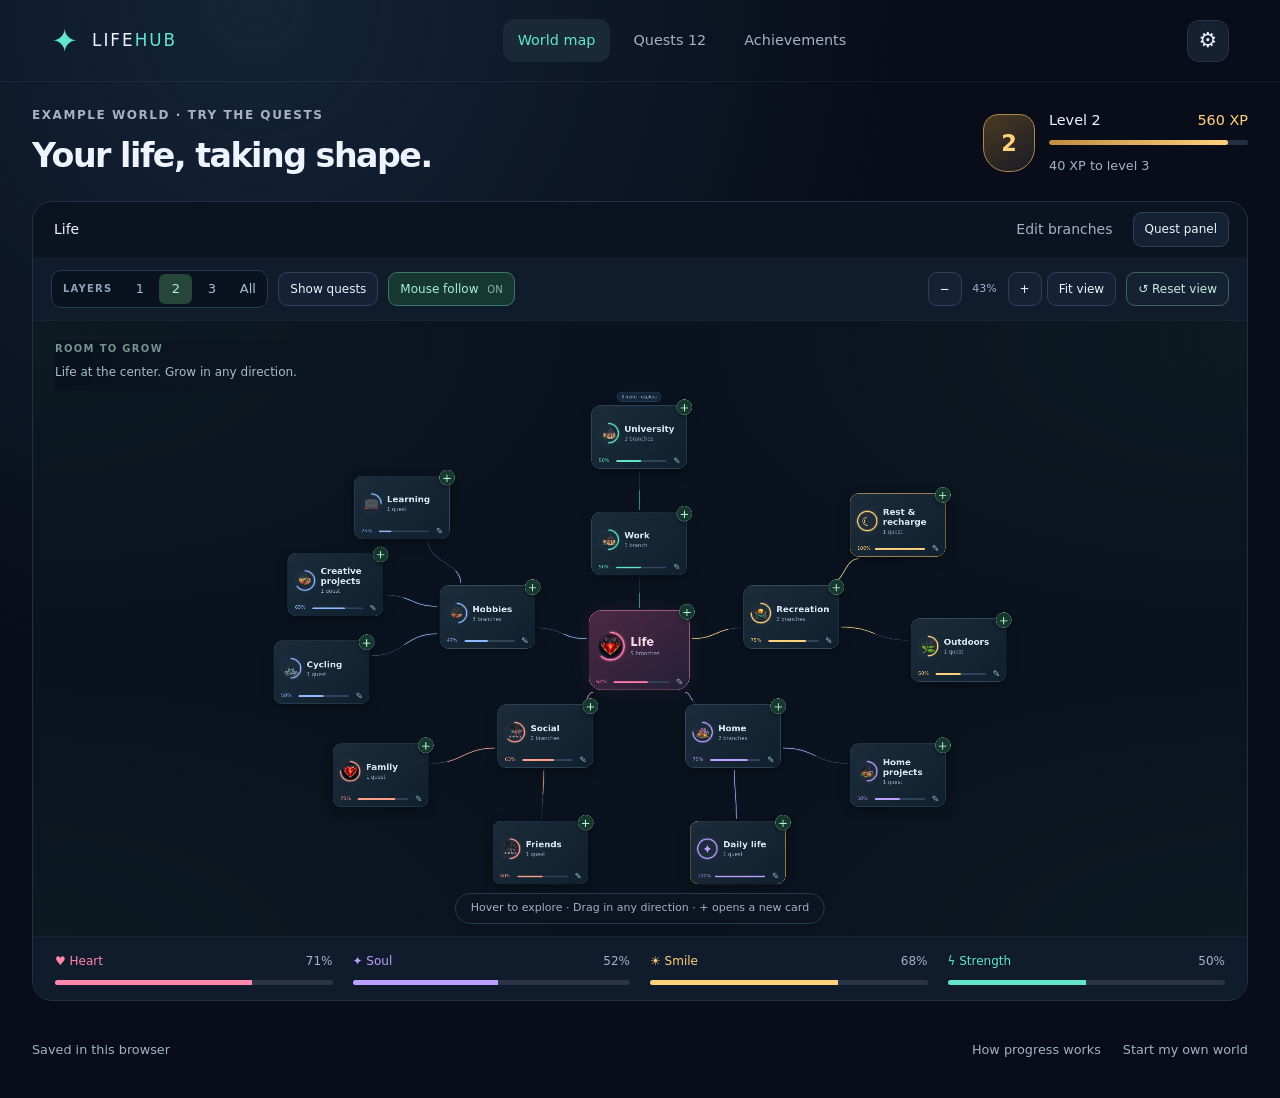
<file: index.html>
<!doctype html>
<html lang="en">
<head>
  <meta charset="utf-8"><meta name="viewport" content="width=device-width,initial-scale=1">
  <meta name="theme-color" content="#080d19"><meta name="description" content="A personal life map with task progress, quests, and achievements.">
  <title>LifeHub · Your life, connected</title>
  <link rel="icon" href="data:image/svg+xml,%3Csvg xmlns='http://www.w3.org/2000/svg' viewBox='0 0 64 64'%3E%3Crect width='64' height='64' rx='16' fill='%23080d19'/%3E%3Ctext x='32' y='47' text-anchor='middle' font-size='48' fill='%23fb7185'%3E%E2%99%A5%3C/text%3E%3C/svg%3E">
  <style>:root{color-scheme:dark}*{box-sizing:border-box}body{margin:0;background:#080d19}#life-atlas{--bg:#080d19;--panel:#0e1626;--line:#273349;--muted:#a6b1c5;--text:#eef3ff;--teal:#63e6cd;--gold:#ffd17c;--pink:#ff7caa;color:var(--text);font:16px/1.5 'Avenir Next',Avenir,ui-sans-serif,system-ui,sans-serif;background:radial-gradient(ellipse at 20% 0%,#142437 0%,transparent 45%),var(--bg);min-height:100vh}#life-atlas button,#life-atlas input,#life-atlas select{font:inherit}#life-atlas button{cursor:pointer}#life-atlas button:focus-visible,#life-atlas a:focus-visible,#life-atlas input:focus-visible,#life-atlas select:focus-visible{outline:3px solid var(--teal);outline-offset:4px}#life-atlas [hidden]{display:none!important}#life-atlas h1,#life-atlas h2,#life-atlas h3,#life-atlas p{margin:0}#life-atlas h1{font-size:clamp(1.6rem,2.6vw,2.4rem);font-weight:600;letter-spacing:-.045em}#life-atlas h2{font-size:1.35rem;line-height:1.3;font-weight:600;letter-spacing:-.025em}#life-atlas h3{font-size:1.05rem;font-weight:600}#life-atlas button{color:inherit}#life-atlas .app-header{display:flex;align-items:center;gap:30px;min-height:82px;padding:16px clamp(20px,4vw,64px);border-bottom:1px solid #ffffff0d}#life-atlas .brand{color:var(--text);text-decoration:none;display:flex;align-items:center;gap:12px;font-size:1.05rem;letter-spacing:.12em;white-space:nowrap}#life-atlas .brand b{font-weight:500;color:var(--teal)}#life-atlas .brand-mark{font-size:2rem;color:var(--teal)}#life-atlas .main-nav{display:flex;gap:8px;margin:auto}#life-atlas .main-nav button{border:0;background:none;padding:11px 15px;border-radius:12px;color:var(--muted);font-size:.9rem}#life-atlas .main-nav button.active{background:#1a2937;color:var(--teal)}#life-atlas .main-nav button:hover{color:var(--text)}#life-atlas .icon-button{border:1px solid var(--line);background:#152031;border-radius:12px;width:42px;height:42px;font-size:1.3rem;flex-shrink:0}#life-atlas main{max-width:1570px;margin:auto;padding:30px clamp(18px,4vw,64px)}#life-atlas .world-heading{display:flex;align-items:center;justify-content:space-between;gap:24px;margin-bottom:28px}#life-atlas .eyebrow{font-size:.75rem;letter-spacing:.13em;font-weight:600;color:var(--muted);margin-bottom:7px}#life-atlas .player-level{display:flex;align-items:center;gap:14px;min-width:265px}#life-atlas .level-seal{width:52px;height:58px;background:linear-gradient(145deg,#4b3a20,#181b27);border:1px solid #ae874c;border-radius:15px 15px 24px 24px;display:grid;place-items:center;color:var(--gold);font-size:1.4rem;font-weight:600}#life-atlas .player-level>div{flex:1}#life-atlas .level-label{display:flex;justify-content:space-between;gap:30px;font-size:.9rem}#life-atlas .level-label strong{font-weight:500}#life-atlas #xp-label{color:var(--gold)}#life-atlas .xp-track{height:5px;background:#243041;border-radius:5px;margin:8px 0;overflow:hidden}#life-atlas .xp-track span{height:100%;display:block;background:linear-gradient(90deg,#c08c41,var(--gold));border-radius:inherit;transition:width .4s}#life-atlas .secondary{color:var(--muted);font-size:.8rem}#life-atlas .workspace{display:grid;grid-template-columns:minmax(0,1fr) 342px;gap:22px;align-items:start}#life-atlas .map-panel{background:radial-gradient(ellipse at 48% 43%,#17283b65,transparent 60%),#0b1220;border:1px solid #233044;border-radius:24px;overflow:hidden}#life-atlas .map-toolbar{display:flex;align-items:center;justify-content:space-between;gap:10px;padding:17px 20px;min-height:69px;border-bottom:1px solid #ffffff08}#life-atlas #breadcrumbs{display:flex;align-items:center;gap:7px;flex-wrap:wrap;font-size:.875rem}#life-atlas #breadcrumbs button{border:0;background:transparent;padding:6px 2px;color:var(--muted)}#life-atlas #breadcrumbs button:last-child{color:var(--text)}#life-atlas .subtle-button{padding:7px 0;background:transparent;border:0;color:var(--muted);font-size:.875rem}#life-atlas .subtle-button:hover{color:var(--teal)}#life-atlas #world-map{position:relative;height:630px;background-image:radial-gradient(#bccbee24 .75px,transparent .75px);background-size:43px 47px;isolation:isolate}#life-atlas #connections{position:absolute;inset:0;width:100%;height:100%;pointer-events:none}#life-atlas #connections .base-link{fill:none;stroke:#2e4157;stroke-width:1.5}#life-atlas #connections .lit-link{fill:none;stroke:var(--node-color);stroke-width:2;filter:drop-shadow(0 0 5px var(--node-color));opacity:.75;transition:stroke-dasharray .5s}#life-atlas .world-node{position:absolute;transform:translate(-50%,-50%);width:156px;border:0;background:none;text-align:center;padding:0;--node-color:var(--teal)}#life-atlas .world-node .node-name{display:block;font-size:.95rem;font-weight:500;margin-top:5px;line-height:1.3;overflow-wrap:anywhere}#life-atlas .world-node .node-number{display:block;font-size:.875rem;color:var(--node-color);margin-top:2px;font-variant-numeric:tabular-nums}#life-atlas .node-graphic{width:132px;height:132px;position:relative;margin:auto;display:grid;place-items:center;transition:transform .25s}#life-atlas button.world-node:hover .node-graphic{transform:translateY(-5px) scale(1.04)}#life-atlas .node-graphic::before{content:'';position:absolute;inset:12%;border-radius:50%;background:var(--node-color);opacity:calc(.025 + var(--progress) * .0008);filter:blur(18px)}#life-atlas .progress-ring{position:absolute;inset:0;width:100%;height:100%;overflow:visible;transform:rotate(-90deg)}#life-atlas .ring-track{fill:none;stroke:#273247;stroke-width:2}#life-atlas .ring-value{fill:none;stroke:var(--node-color);stroke-width:3;stroke-linecap:round;filter:drop-shadow(0 0 5px var(--node-color));transition:stroke-dasharray .5s}#life-atlas .complete-node{--node-color:var(--gold)!important}#life-atlas .art-window{position:absolute;inset:9%;border-radius:50%;overflow:hidden;mask-image:radial-gradient(circle,#000 49%,#000b 66%,transparent 73%);-webkit-mask-image:radial-gradient(circle,#000 49%,#000b 66%,transparent 73%)}#life-atlas .art{position:absolute;inset:0;background-image:var(--atlas-art);background-size:300% 200%;background-position:var(--art-position,0% 0%)}#life-atlas .art-heart{background-image:var(--heart-art);background-size:100%;background-position:center}#life-atlas .art-empty{filter:grayscale(1) brightness(.45);opacity:.7}#life-atlas .art-full{clip-path:inset(calc(100% - var(--progress) * 1%) 0 0 0);transition:clip-path .5s}#life-atlas .symbol-art{display:grid;place-items:center;font-size:3.25rem;background:none;color:var(--node-color)}#life-atlas .core{width:192px}#life-atlas .core .node-graphic{width:184px;height:184px}#life-atlas .core .node-name{font-size:1.15rem}#life-atlas .core .node-number{font-size:1.6rem;letter-spacing:-.04em}#life-atlas .core .ring-value{stroke-width:2}#life-atlas .node-rank{position:absolute;right:8px;top:5px;border:1px solid #8f6c48;border-radius:50%;width:28px;height:28px;background:#2c231d;color:#e4b383;display:grid;place-items:center;font-size:.8rem}#life-atlas .node-rank.silver{background:#263344;border-color:#a6bbd3;color:#d7e8ff}#life-atlas .node-rank.gold{background:#342a19;border-color:var(--gold);color:var(--gold)}#life-atlas .expand-mark{position:absolute;bottom:6px;right:9px;display:grid;place-items:center;width:24px;height:24px;background:#1c3440;border:1px solid #4d7b7d;color:var(--teal);border-radius:50%;font-size:1rem}#life-atlas .map-caption{position:absolute;bottom:16px;left:12px;right:12px;text-align:center;font-size:.75rem;color:var(--muted)}#life-atlas .legend-light{display:inline-block;width:7px;height:7px;background:var(--teal);border-radius:50%;margin-right:6px;box-shadow:0 0 9px #63e6cd88}#life-atlas .vital-strip{display:grid;grid-template-columns:repeat(4,1fr);gap:20px;border-top:1px solid #ffffff09;padding:20px 24px;background:#0f192a}#life-atlas .vital-label{display:flex;align-items:center;justify-content:space-between;font-size:.875rem;gap:6px}#life-atlas .vital-label b{font-weight:500;color:var(--stat-color)}#life-atlas .vital-label span:last-child{font-variant-numeric:tabular-nums;color:var(--muted)}#life-atlas .vital-track{height:5px;background:#2b3444;border-radius:4px;overflow:hidden;margin-top:10px}#life-atlas .vital-track span{height:100%;display:block;background:var(--stat-color);transition:width .5s}#life-atlas .quest-panel{background:#0f1727;border:1px solid #263045;border-radius:24px;padding:24px 20px}#life-atlas .panel-heading{display:flex;align-items:center;justify-content:space-between;gap:12px;margin-bottom:20px}#life-atlas .primary-button{background:var(--teal);border:1px solid var(--teal);border-radius:11px;color:#092524!important;padding:10px 16px;font-size:.875rem;font-weight:600;white-space:nowrap}#life-atlas .primary-button:hover{background:#a0f5e4}#life-atlas .wide-button{background:#172338;border:1px solid #2e3d55;border-radius:11px;padding:11px 15px;font-size:.875rem;text-align:center;color:var(--text);width:100%}#life-atlas .wide-button:hover{background:#21324a}#life-atlas .branch-summary{display:flex;align-items:center;justify-content:space-between;gap:10px;font-size:.85rem;color:var(--muted);padding-bottom:18px;border-bottom:1px solid #ffffff0b}#life-atlas .quest-card{padding:19px 0;border-bottom:1px solid #ffffff0b}#life-atlas .quest-top{display:flex;align-items:start;gap:11px}#life-atlas .quest-check{width:25px;height:25px;flex-shrink:0;border:1px solid #536179;border-radius:8px;background:#101b2d;color:var(--teal);padding:0;display:grid;place-items:center;margin-top:2px}#life-atlas .quest-check.done{background:#1d3d37;border-color:#5bc5ad}#life-atlas .quest-name{border:0;background:transparent;font-size:.94rem;text-align:left;padding:0;line-height:1.5;font-weight:500;overflow-wrap:anywhere}#life-atlas .quest-card.done .quest-name{color:var(--muted)}#life-atlas .quest-meta{display:flex;align-items:center;gap:7px;flex-wrap:wrap;margin:5px 0 0;color:var(--muted);font-size:.75rem}#life-atlas .quest-meta .xp-tag{color:var(--gold)}#life-atlas .quest-progress{display:flex;align-items:center;gap:12px;margin:13px 0 0 36px}#life-atlas .quest-progress output{font-size:.85rem;color:var(--teal);min-width:40px;text-align:right;font-variant-numeric:tabular-nums}#life-atlas input[type=range]{accent-color:var(--teal);height:16px;min-width:0;flex:1;width:100%;cursor:pointer}#life-atlas #all-quests{margin-top:18px}#life-atlas .next-badge{display:flex;gap:14px;align-items:center;background:linear-gradient(115deg,#2a253044,#172238);border:1px solid #3e3946;border-radius:14px;padding:17px 14px;margin-top:22px}#life-atlas .next-badge .badge-symbol{width:45px;height:51px;font-size:1.5rem}#life-atlas .next-badge h3{font-size:.95rem}#life-atlas .next-badge p{font-size:.75rem;color:var(--muted);margin-top:4px}#life-atlas .badge-symbol{display:grid;place-items:center;width:68px;height:76px;flex-shrink:0;color:var(--gold);font-size:2rem;border:1px solid #a9824e;border-radius:18px 18px 30px 30px;background:radial-gradient(ellipse at 50% 5%,#75552c,#201e28 75%);box-shadow:0 0 24px #d39b3012,inset 0 0 12px #dda84520}#life-atlas .section-heading{display:flex;justify-content:space-between;align-items:center;gap:20px;margin:10px 0 28px}#life-atlas .quest-filters{display:flex;gap:20px;margin-bottom:20px}#life-atlas .quest-filters label{min-width:160px}#life-atlas #quest-journal{display:grid;grid-template-columns:repeat(3,minmax(0,1fr));gap:18px}#life-atlas #quest-journal .quest-card{border:1px solid var(--line);background:var(--panel);border-radius:18px;padding:22px}#life-atlas #achievement-grid{display:grid;grid-template-columns:repeat(4,minmax(0,1fr));gap:18px}#life-atlas .achievement-card{background:var(--panel);border:1px solid var(--line);border-radius:20px;padding:23px;display:flex;flex-direction:column;gap:15px}#life-atlas .achievement-card.locked .badge-symbol{filter:grayscale(1);opacity:.45}#life-atlas .achievement-card.unlocked{border-color:#79613f;background:linear-gradient(145deg,#252231,#111b2c)}#life-atlas .achievement-card p{font-size:.875rem;color:var(--muted);min-height:44px}#life-atlas .achievement-card small{font-size:.8rem;color:var(--gold)}#life-atlas .achievement-bottom{margin-top:auto;display:flex;justify-content:space-between;gap:10px;font-size:.8rem;color:var(--muted)}#life-atlas .rank-guide{padding:26px 0;max-width:760px}#life-atlas .rank-guide p{color:var(--muted);margin:12px 0;font-size:.9rem}#life-atlas .rank-guide>div{display:flex;gap:14px;flex-wrap:wrap}#life-atlas .rank{border-radius:9px;padding:7px 12px;font-size:.875rem;background:#221f26;color:#e1b08a}#life-atlas .rank.silver{color:#c2d7f4;background:#1e2e44}#life-atlas .rank.gold{color:var(--gold);background:#302a20}#life-atlas .pill{border:1px solid var(--line);border-radius:30px;padding:7px 14px;color:var(--muted);font-size:.875rem}#life-atlas footer{display:flex;gap:22px;align-items:center;flex-wrap:wrap;color:var(--muted);font-size:.8rem;margin-top:24px;padding:8px 0}#life-atlas footer span{margin-right:auto}#life-atlas footer .subtle-button{font-size:.8rem}#life-atlas dialog{background:#111c2d;color:var(--text);border:1px solid #3e506b;border-radius:23px;padding:26px;width:560px;max-width:calc(100% - 28px);max-height:calc(100% - 40px);box-shadow:0 30px 100px #0009}#life-atlas dialog::backdrop{background:#030812bd;backdrop-filter:blur(7px)}#life-atlas .dialog-heading{display:flex;align-items:center;justify-content:space-between;gap:18px;margin-bottom:24px}#life-atlas label{display:block;font-size:.875rem;color:#cbd7e9;margin:0 0 17px}#life-atlas input:not([type=range]),#life-atlas select{display:block;border:1px solid #3c4c65;background:#0c1525;color:var(--text);border-radius:10px;width:100%;padding:11px 12px;margin-top:7px;min-width:0;font-size:1rem}#life-atlas .form-row{display:grid;grid-template-columns:1fr 1fr;gap:18px}#life-atlas .dialog-actions{display:flex;justify-content:flex-end;align-items:center;gap:12px;margin-top:24px}#life-atlas .danger-button{background:transparent;border:0;color:#ff9dba;padding:10px 0;margin-right:auto;font-size:.875rem}#life-atlas .settings-actions{display:flex;gap:14px;margin-top:20px}#life-atlas dialog p{color:var(--muted);font-size:.95rem}#life-atlas dialog hr{border:0;border-top:1px solid var(--line);margin:24px 0}#life-atlas #fresh-world{margin-top:18px}#life-atlas .help-steps p{margin-bottom:20px}#life-atlas .help-steps b{color:var(--text);font-weight:500}#life-atlas .branch-row{display:grid;grid-template-columns:minmax(0,1fr) 58px 36px;gap:8px;align-items:center;padding:4px 0}#life-atlas .branch-row input,#life-atlas .branch-row select{padding:8px;margin:0;font-size:.875rem}#life-atlas .branch-row .delete-branch{border:0;background:transparent;color:#dd8eaa;height:36px;font-size:1.15rem}#life-atlas .empty-state{padding:40px 12px;text-align:center;color:var(--muted);grid-column:1/-1}#life-atlas .empty-state span{display:block;font-size:2rem;color:var(--teal);margin-bottom:14px}#life-atlas .notice{border:1px solid #bd854d;background:#34271d;color:#ffe0ba;padding:14px 18px;margin-bottom:20px;border-radius:12px;font-size:.9rem}#life-atlas #toast{position:fixed;bottom:25px;left:50%;transform:translate(-50%,25px);opacity:0;pointer-events:none;z-index:20;background:#20372f;border:1px solid #70c7aa;color:#e6fff6;border-radius:14px;padding:14px 22px;max-width:calc(100% - 32px);box-shadow:0 10px 40px #0007;transition:opacity .2s,transform .2s;text-align:center}#life-atlas #toast.visible{opacity:1;transform:translate(-50%,0)}#life-atlas #celebration{position:fixed;inset:0;pointer-events:none;z-index:19;overflow:hidden}#life-atlas .confetti{position:absolute;left:50%;top:45%;width:7px;height:7px;background:var(--particle-color);border-radius:2px;animation:burst 1.1s ease-out forwards}@keyframes burst{from{transform:translate(0,0) rotate(0);opacity:1}to{transform:translate(var(--dx),var(--dy)) rotate(300deg);opacity:0}}@media(min-width:1450px){#life-atlas .workspace{grid-template-columns:minmax(0,1fr) 375px}#life-atlas #world-map{height:655px}}@media(max-width:1150px){#life-atlas .workspace{grid-template-columns:minmax(0,1fr) 305px;gap:16px}#life-atlas main{padding:24px}#life-atlas .quest-panel{padding:20px 15px}#life-atlas .vital-strip{gap:14px;padding:18px}#life-atlas #achievement-grid{grid-template-columns:repeat(2,minmax(0,1fr))}#life-atlas .world-node{width:130px}#life-atlas .node-graphic{width:112px;height:112px}}@media(max-width:950px){#life-atlas .workspace{grid-template-columns:1fr}#life-atlas .quest-panel{padding:24px}#life-atlas #focus-quests{display:grid;grid-template-columns:1fr 1fr;column-gap:28px}#life-atlas .main-nav{gap:0}#life-atlas .main-nav button{padding:10px}#life-atlas .app-header{padding:16px 24px;gap:15px}#life-atlas #quest-journal{grid-template-columns:repeat(2,minmax(0,1fr))}#life-atlas .world-node{width:156px}#life-atlas .node-graphic{width:132px;height:132px}#life-atlas #next-achievement{max-width:420px}}@media(max-width:620px){#life-atlas main{padding:20px 14px}#life-atlas .app-header{padding:12px 17px;flex-wrap:wrap;gap:8px}#life-atlas .brand{font-size:.9rem;margin-right:auto}#life-atlas .main-nav{order:3;width:100%;justify-content:space-between;margin-top:4px}#life-atlas .main-nav button{flex:1;font-size:.85rem}#life-atlas .world-heading{align-items:start;flex-direction:column;gap:18px;margin-bottom:20px}#life-atlas .player-level{width:100%;min-width:0}#life-atlas .level-seal{width:44px;height:48px}#life-atlas .world-heading h1{font-size:1.7rem}#life-atlas .map-toolbar{padding:12px;align-items:flex-start}#life-atlas .map-toolbar .subtle-button{font-size:.8rem;white-space:nowrap}#life-atlas #world-map{height:615px}#life-atlas .world-node{width:106px}#life-atlas .node-graphic{width:92px;height:92px}#life-atlas .world-node .node-name{font-size:.875rem}#life-atlas .core{width:145px}#life-atlas .core .node-graphic{width:142px;height:142px}#life-atlas .core .node-name{font-size:1rem}#life-atlas .core .node-number{font-size:1.4rem}#life-atlas .symbol-art{font-size:2.6rem}#life-atlas .vital-strip{grid-template-columns:1fr 1fr;gap:18px 24px;padding:20px}#life-atlas #focus-quests,#life-atlas #quest-journal{grid-template-columns:1fr}#life-atlas .quest-filters{gap:12px}#life-atlas .quest-filters label{min-width:0;flex:1}#life-atlas #achievement-grid{gap:12px}#life-atlas .achievement-card{padding:17px 14px}#life-atlas .achievement-card p{font-size:.85rem}#life-atlas .achievement-bottom{flex-direction:column;gap:2px}#life-atlas .section-heading{align-items:start}#life-atlas .form-row{grid-template-columns:1fr;gap:0}#life-atlas dialog{padding:20px}#life-atlas footer{gap:12px 20px}#life-atlas footer span{width:100%}#life-atlas .node-rank{right:0;top:0;width:24px;height:24px}#life-atlas .expand-mark{right:0;bottom:0}#life-atlas .quest-check{width:30px;height:30px}#life-atlas .settings-actions{flex-direction:column}#life-atlas .settings-actions .primary-button{width:100%}}@media(prefers-reduced-motion:reduce){#life-atlas *,#life-atlas *::before{transition:none!important;animation:none!important}}


/* LifeHub map and camera */
#life-atlas main{max-width:1800px;padding:24px 32px}
#life-atlas .world-heading{margin-bottom:20px}
#life-atlas .workspace{display:grid;grid-template-columns:minmax(0,1fr);gap:18px}
#life-atlas .workspace.with-panel{grid-template-columns:minmax(0,1fr) 320px}
#life-atlas .map-panel{border-radius:20px;background:#0b1321}
#life-atlas .map-toolbar{min-height:54px;padding:10px 18px}
#life-atlas .map-toolbar-actions{display:flex;align-items:center;gap:20px}
#life-atlas #breadcrumbs{gap:10px}
#life-atlas #breadcrumbs button{padding:5px 3px}
#life-atlas .crumb-chevron{color:#52657d}
#life-atlas .map-controls{display:flex;align-items:center;gap:10px;padding:12px 18px;flex-wrap:wrap;border-bottom:1px solid #ffffff09;background:#101b2b}
#life-atlas .depth-controls{display:flex;align-items:center;gap:3px;padding:3px;background:#09121f;border:1px solid #27394d;border-radius:10px}
#life-atlas .depth-controls>span{font-size:10px;font-weight:700;letter-spacing:.12em;color:#8da2b8;padding:0 8px}
#life-atlas .depth-controls button{min-width:33px;height:30px;border:0;border-radius:6px;background:none;color:#a9bbcd;font-size:13px}
#life-atlas .depth-controls button[aria-pressed=true]{background:#254638;color:#aaf3d4}
#life-atlas .tool-button{border:1px solid #304055;border-radius:9px;background:#152234;padding:8px 11px;font-size:12px;line-height:1.4;white-space:nowrap}
#life-atlas .tool-button:hover{border-color:#6c9c99;background:#203347}
#life-atlas .tool-button[aria-pressed=true]{border-color:#3b756b;background:#173731;color:#a3f1d8}
#life-atlas .tool-button:disabled{opacity:.35;cursor:default}
#life-atlas #mouse-follow span{color:#8db3a9;font-size:10px;text-transform:uppercase;margin-left:5px}
#life-atlas .camera-controls{display:flex;align-items:center;gap:5px;margin-left:auto}
#life-atlas #zoom-value{font-size:11px;color:#a0b3c9;min-width:36px;text-align:center;font-variant-numeric:tabular-nums}
#life-atlas .reset-view{color:#c8eade;border-color:#416257;margin-left:5px}
#life-atlas #world-map{height:clamp(580px,calc(100dvh - 285px),850px);min-height:580px;overflow:hidden;cursor:grab;touch-action:none;background:radial-gradient(ellipse at 50% 50%,#19302c4a,transparent 65%),radial-gradient(#91b3c72b .7px,transparent .7px),#09121e;background-size:auto,28px 28px,auto}
#life-atlas #world-map.is-dragging{cursor:grabbing}
#life-atlas #map-scene{position:absolute;left:0;top:0;width:1px;height:1px;transform-origin:0 0;will-change:transform}
#life-atlas #map-scene.camera-moving{transition:transform .55s cubic-bezier(.22,.8,.3,1)}
#life-atlas #connections{overflow:visible}
#life-atlas .tree-link{fill:none;stroke:#354b61;stroke-width:1.4}
#life-atlas .tree-link.on-path{stroke:#8dd0be;stroke-width:2}
#life-atlas .tree-link-progress{fill:none;stroke-width:2;opacity:.8;filter:drop-shadow(0 0 4px #7fffd430)}
#life-atlas .tree-node{position:absolute;width:220px;height:146px;transform:translate(-50%,-50%);color:#d9e6f3}
#life-atlas .tree-node-main{position:relative;display:grid;grid-template-columns:48px 1fr;align-items:center;gap:12px;text-align:left;width:100%;height:100%;padding:12px 17px 30px 15px;background:linear-gradient(135deg,#1c2c3b,#10202e);border:1px solid #3a5064;border-radius:20px;box-shadow:0 8px 26px #0005;overflow:hidden}
#life-atlas .tree-node-main:hover{background:linear-gradient(135deg,#29463f,#17352f);border-color:var(--node-color)}
#life-atlas .tree-node.is-selected .tree-node-main{border-color:var(--node-color);box-shadow:0 0 0 3px #88e7bf14,0 10px 40px #0006;background:linear-gradient(135deg,#244638,#112b2a)}
#life-atlas .tree-node.on-path:not(.is-selected) .tree-node-main{border-color:#56796f}
#life-atlas .tree-node.is-complete .tree-node-main{border-color:#c79a55}
#life-atlas .tree-node .node-graphic{width:48px;height:48px;margin:0;grid-row:1}
#life-atlas .tree-node .symbol-art{font-size:1.8rem}
#life-atlas .tree-node .ring-value{stroke-width:6}
#life-atlas .tree-node .ring-track{stroke-width:4}
#life-atlas .tree-node-copy{min-width:0;display:flex;flex-direction:column;gap:4px}
#life-atlas .tree-name{font-size:20px;font-weight:600;line-height:1.15;display:-webkit-box;-webkit-line-clamp:2;-webkit-box-orient:vertical;overflow:hidden;overflow-wrap:anywhere}
#life-atlas .tree-detail{font-size:12px;color:#98aec0;line-height:1.2}
#life-atlas .tree-note{display:-webkit-box;-webkit-line-clamp:2;-webkit-box-orient:vertical;overflow:hidden;overflow-wrap:anywhere;font-size:12px;color:#c0d2df;line-height:1.35;white-space:pre-line}
#life-atlas .tree-percent{position:absolute;bottom:10px;left:16px;font-size:11px;color:var(--node-color);font-variant-numeric:tabular-nums}
#life-atlas .tree-meter{position:absolute;bottom:15px;left:56px;right:46px;height:4px;background:#314359;border-radius:9px;overflow:hidden}
#life-atlas .tree-meter i{display:block;background:var(--node-color);height:100%;border-radius:inherit}
#life-atlas .node-add{position:absolute;right:-12px;top:-14px;width:36px;height:36px;border:1px solid #729e8c;border-radius:50%;background:#16372e;color:#b7f2d4;font-size:27px;line-height:1;padding:0;box-shadow:0 3px 10px #0006;display:grid;place-items:center}
#life-atlas .node-add:hover{background:#b7f2d4;color:#0d2c22;transform:scale(1.12)}
#life-atlas .node-edit{position:absolute;right:8px;bottom:5px;width:30px;height:28px;border:0;border-radius:7px;background:transparent;color:#99b7c7;font-size:20px;line-height:1;padding:0}
#life-atlas .node-edit:hover{background:#335345;color:#d8ffec}
#life-atlas .more-branches{position:absolute;bottom:calc(100% + 8px);left:50%;transform:translateX(-50%);background:#13273a;border:1px solid #385069;color:#afc5db;padding:3px 9px;border-radius:20px;font-size:10px;white-space:nowrap}
#life-atlas .tree-root{width:232px;height:184px}
#life-atlas .tree-root .tree-node-main{grid-template-columns:68px 1fr;border-radius:30px;background:linear-gradient(145deg,#3d243a,#211c31);border-color:#bf6488}
#life-atlas .tree-root .node-graphic{width:68px;height:68px}
#life-atlas .tree-root .tree-name{font-size:26px;color:#f8d9e6}
#life-atlas .tree-root .tree-detail{font-size:12px}
#life-atlas .tree-root.is-selected .tree-node-main{background:linear-gradient(145deg,#4d2843,#252039);box-shadow:0 0 50px #cf64841a;border-color:#e089ad}
#life-atlas .tree-task{position:absolute;transform:translate(-50%,-50%);width:220px;height:146px;display:grid;grid-template-columns:20px 1fr;gap:10px;align-items:start;text-align:left;background:#101e2b;border:1px dashed #426075;border-radius:18px;padding:20px 17px 30px;color:#c2d2e5}
#life-atlas .tree-task:hover{border-color:var(--node-color);background:#1a3040}
#life-atlas .tree-task-title{font-size:15px;line-height:1.4;display:-webkit-box;-webkit-line-clamp:4;-webkit-box-orient:vertical;overflow:hidden;overflow-wrap:anywhere}
#life-atlas .tree-task-progress{position:absolute;left:18px;bottom:10px;font-size:12px;color:var(--node-color)}
#life-atlas .task-dot{font-size:18px;color:var(--node-color)}
#life-atlas .sr-only{position:absolute;width:1px;height:1px;padding:0;margin:-1px;overflow:hidden;clip:rect(0,0,0,0);white-space:nowrap;border:0}
#life-atlas #branch-composer{position:absolute;transform:translate(-50%,-50%);z-index:4;width:280px;height:268px;padding:16px;display:flex;flex-direction:column;gap:12px;border:1px solid var(--node-color,#89dcb5);border-radius:20px;background:linear-gradient(145deg,#213f37,#112824);box-shadow:0 0 0 5px #a6f4d112,0 20px 60px #0008;cursor:default;touch-action:auto}
#life-atlas #branch-composer[hidden]{display:none}
#life-atlas .composer-top{display:flex;align-items:center;justify-content:space-between;gap:8px;color:#acd4c7;font-size:11px;line-height:1.3;min-height:20px}
#life-atlas #composer-parent-label{white-space:nowrap;overflow:hidden;text-overflow:ellipsis}
#life-atlas #cancel-card{flex:none;width:26px;height:26px;padding:0;border:0;border-radius:6px;background:#ffffff0a;color:#c8e8dc;font-size:23px;line-height:1}
#life-atlas #cancel-card:hover{background:#ffffff20}
#life-atlas #branch-composer #card-title{flex:none;margin:0;padding:9px 10px;height:43px;border-color:#57796f;border-radius:9px;background:#0c211dc4;color:#f1fff8;font-size:18px;font-weight:600}
#life-atlas #card-notes{display:block;flex:1;min-height:0;width:100%;resize:none;padding:10px;border:1px solid #3f6559;border-radius:9px;background:#0c211dc4;color:#deefe8;font-family:inherit;font-size:13px;line-height:1.45;touch-action:pan-y}
#life-atlas #branch-composer input::placeholder,#life-atlas #branch-composer textarea::placeholder{color:#8eaaa0;opacity:1}
#life-atlas .composer-bottom{display:flex;justify-content:space-between;align-items:center;gap:8px}
#life-atlas #composer-help{font-size:9px;line-height:1.5;color:#a1bfb3}
#life-atlas #save-card{flex:none;background:#b5f4d3;color:#15382a;border:1px solid #c8ffe2;border-radius:9px;padding:9px 12px;font-size:12px;font-weight:700}
#life-atlas #save-card:hover{background:#d0ffe7}
#life-atlas .draft-link{stroke:#a9ebcc;stroke-width:2;stroke-dasharray:5 5}
#life-atlas .map-floating-heading{position:absolute;left:22px;top:20px;pointer-events:none;z-index:2;padding:0 8px 8px 0;background:linear-gradient(90deg,#09121e,transparent)}
#life-atlas .map-floating-heading .eyebrow{font-size:10px;color:#75938f;margin-bottom:3px}
#life-atlas .map-floating-heading>span{font-size:12px;color:#a8bfc8}
#life-atlas .map-caption{font-size:11px;pointer-events:none;background:#0c1724db;border:1px solid #26394d;border-radius:30px;padding:6px 15px;bottom:12px;left:50%;right:auto;transform:translateX(-50%);white-space:nowrap}
#life-atlas .map-back{position:absolute;bottom:51px;left:50%;transform:translateX(-50%);border:1px solid #426e61;background:#122d27e8;color:#bbeedb;border-radius:24px;padding:8px 20px;font-size:12px;z-index:3}
#life-atlas #world-map.return-ready .map-back{background:#295849;box-shadow:0 0 20px #65dc9e38}
#life-atlas .vital-strip{padding:15px 22px;background:#101c2c}
#life-atlas .vital-label{font-size:12px}
#life-atlas .quest-panel{max-height:780px;overflow:auto}
#life-atlas .dialog-actions .subtle-button{margin-right:auto}
@media(max-width:1050px){#life-atlas main{padding:20px}#life-atlas .workspace.with-panel{grid-template-columns:1fr}#life-atlas .camera-controls{margin-left:0}#life-atlas .map-controls{gap:8px}}
@media(max-width:620px){#life-atlas main{padding:16px 10px}#life-atlas .world-heading{gap:12px}#life-atlas .map-controls{padding:10px;gap:8px 6px}#life-atlas .map-toolbar{padding:8px 12px}#life-atlas .map-toolbar-actions{gap:10px}#life-atlas .tool-button{font-size:11px;padding:8px}#life-atlas .camera-controls{width:100%;justify-content:flex-end;border-top:1px solid #ffffff0b;padding-top:8px}#life-atlas #world-map{height:580px;min-height:580px}#life-atlas .map-floating-heading{left:14px;top:14px}#life-atlas .map-caption{font-size:9px;padding:5px 10px;max-width:96%;white-space:normal;width:max-content}#life-atlas .map-back{bottom:50px}#life-atlas .vital-strip{gap:12px 20px;padding:16px}}

#life-atlas{--heart-art:url("[data-uri]");--atlas-art:url("[data-uri]")}
</style>
</head>
<body>
<div id="life-atlas">
  <header class="app-header">
    <a class="brand" href="#" aria-label="LifeHub home"><span class="brand-mark">✦</span><span>LIFE<b>HUB</b></span></a>
    <nav class="main-nav" aria-label="Main navigation"><button data-view="map" class="active">World map</button><button data-view="quests">Quests <span id="quest-count"></span></button><button data-view="achievements">Achievements</button></nav>
    <button class="icon-button settings-trigger" aria-label="Settings and backups">⚙</button>
  </header>
  <main>
    <div class="world-heading"><div><p class="eyebrow" id="world-mode">EXAMPLE WORLD</p><h1>Your life, taking shape.</h1></div><div class="player-level"><span class="level-seal" id="level-number">1</span><div><div class="level-label"><strong id="level-title">Level 1</strong><span id="xp-label">0 XP</span></div><div class="xp-track"><span id="xp-fill"></span></div><span class="secondary" id="next-level"></span></div></div></div>
    <div id="save-warning" class="notice" role="alert" hidden></div>
    <section id="map-view">
      <div class="workspace">
        <section class="map-panel" aria-label="Interactive life map">
          <div class="map-toolbar"><nav id="breadcrumbs" aria-label="Map location"></nav><div class="map-toolbar-actions"><button class="subtle-button" id="manage-branches">Edit branches</button><button class="tool-button" id="toggle-panel" aria-pressed="false">Quest panel</button></div></div>
          <div class="map-controls" aria-label="Map controls">
            <div class="depth-controls" role="group" aria-label="Overview layers"><span>LAYERS</span><button data-depth="1" aria-pressed="false">1</button><button data-depth="2" aria-pressed="true">2</button><button data-depth="3" aria-pressed="false">3</button><button data-depth="all" aria-pressed="false">All</button></div>
            <button class="tool-button" id="show-map-quests" aria-pressed="false">Show quests</button>
            <button class="tool-button" id="mouse-follow" aria-pressed="true">Mouse follow <span>on</span></button>
            <div class="camera-controls"><button class="tool-button" id="zoom-out" aria-label="Zoom out">−</button><output id="zoom-value" aria-label="Map zoom">100%</output><button class="tool-button" id="zoom-in" aria-label="Zoom in">+</button><button class="tool-button" id="fit-map">Fit view</button><button class="tool-button reset-view" id="reset-map">↺ Reset view</button></div>
          </div>
          <div id="world-map" tabindex="0" aria-label="Life map. Branches spread in every direction. Drag to pan. Use arrow keys to pan, plus or minus to zoom, and Home to reset.">
            <div id="map-scene"><svg id="connections" aria-hidden="true"></svg><div id="world-nodes"></div>
              <form id="branch-composer" class="branch-composer" aria-label="Edit map card" hidden>
                <div class="composer-top"><span id="composer-parent-label">Connected to Life</span><button type="button" id="cancel-card" aria-label="Cancel card">×</button></div>
                <label class="sr-only" for="card-title">Card title</label><input id="card-title" required maxlength="60" placeholder="Name this branch…" autocomplete="off">
                <label class="sr-only" for="card-notes">Card notes</label><textarea id="card-notes" maxlength="2000" placeholder="Notes, ideas, or a first step…"></textarea>
                <div class="composer-bottom"><span id="composer-help">Ctrl/⌘ + Enter saves<br>Esc cancels</span><button id="save-card" type="submit">Save branch</button></div>
              </form>
            </div>
            <div class="map-floating-heading"><p class="eyebrow">ROOM TO GROW</p><span id="map-context">An overview of your world</span></div>
            <button id="map-back" class="map-back" hidden>↓ Back to Life</button>
            <div id="map-hint" class="map-caption">Hover a branch to follow it · Drag to explore · + to grow</div>
          </div>
          <div class="vital-strip" id="vitals" aria-label="Life attributes"></div>
        </section>
        <aside class="quest-panel" id="map-quest-panel" hidden aria-labelledby="panel-title"><div class="panel-heading"><div><p class="eyebrow" id="panel-path">YOUR WORLD</p><h2 id="panel-title">Next quests</h2></div><button class="primary-button add-quest">+ Quest</button></div><div id="branch-summary"></div><div id="focus-quests"></div><button class="wide-button" id="all-quests">View all quests</button><div id="next-achievement"></div></aside>
      </div>
    </section>
    <section id="quests-view" hidden><div class="section-heading"><div><p class="eyebrow">SMALL STEPS, REAL PROGRESS</p><h2>Quest journal</h2></div><button class="primary-button add-quest">+ New quest</button></div><div class="quest-filters"><label>Area<select id="area-filter"></select></label><label>Status<select id="status-filter"><option value="all">All quests</option><option value="active">In progress</option><option value="done">Completed</option></select></label></div><div id="quest-journal"></div></section>
    <section id="achievements-view" hidden><div class="section-heading"><div><p class="eyebrow">YOUR MILESTONES</p><h2>Achievement collection</h2></div><span id="achievement-count" class="pill"></span></div><div id="achievement-grid"></div><div class="rank-guide"><h3>Your branches evolve</h3><p>Each branch earns a permanent bronze badge after 1 completed quest, silver after 5, and gold after 10. At 100% current progress, its ring turns gold.</p><div><span class="rank bronze">★ Bronze · 1</span><span class="rank silver">★ Silver · 5</span><span class="rank gold">♛ Gold · 10</span></div></div></section>
    <footer><span id="save-state">Saved in this browser</span><button class="subtle-button" id="how-it-works">How progress works</button><button class="subtle-button" id="demo-action">Start my own world</button></footer>
  </main>
  <dialog id="quest-dialog" aria-labelledby="quest-dialog-title"><form id="quest-form"><div class="dialog-heading"><h2 id="quest-dialog-title">A new quest</h2><button type="button" class="close-dialog icon-button" aria-label="Close">×</button></div><input type="hidden" id="quest-id"><label>What do you want to do?<input id="quest-title" required maxlength="160" placeholder="A clear, finishable action"></label><label>Branch<select id="quest-branch"></select></label><div class="form-row"><label>Task size<select id="quest-effort"><option value="1">Small · 20 XP</option><option value="3" selected>Medium · 60 XP</option><option value="5">Large · 100 XP</option></select></label><label>Feeds your…<select id="quest-stat"><option value="heart">♥ Heart · connection & care</option><option value="soul">✦ Soul · meaning & growth</option><option value="smile">☀ Smile · joy & recreation</option><option value="strength">ϟ Strength · energy & fitness</option></select></label></div><label>Due date <span class="secondary">(optional)</span><input type="date" id="quest-due"></label><p class="secondary" id="reward-note">XP is earned as you make progress.</p><div class="dialog-actions"><button type="button" class="danger-button" id="delete-quest" hidden>Delete quest</button><button class="primary-button" type="submit">Save quest</button></div></form></dialog>
  <dialog id="settings-dialog" aria-labelledby="settings-title"><div class="dialog-heading"><h2 id="settings-title">Your world</h2><button class="close-dialog icon-button" aria-label="Close">×</button></div><p>Progress is saved in this browser. Export a backup to keep a copy or move to another device.</p><div class="settings-actions"><button class="primary-button" id="export-data">Export backup</button><button class="wide-button" id="import-data">Import backup</button></div><input type="file" id="backup-file" accept="application/json,.json" hidden><hr><h3>Make it yours</h3><p>Start with the same branches and an empty quest journal.</p><button class="wide-button" id="fresh-world">Start an empty world</button></dialog>
  <dialog id="branches-dialog" aria-labelledby="branches-title"><div class="dialog-heading"><h2 id="branches-title">Shape your map</h2><button class="close-dialog icon-button" aria-label="Close">×</button></div><p class="secondary">Rename an area, change its weight, or add a new branch.</p><div id="branch-editor"></div><hr><form id="branch-form"><label>New branch name<input id="branch-name" required maxlength="60" placeholder="e.g. Volunteering"></label><div class="form-row"><label>Connect to<select id="branch-parent"></select></label><label>Graphic<select id="branch-icon"><option value="spark">✦ Spark</option><option value="work">University</option><option value="recreation">Recreation</option><option value="home">Home</option><option value="social">People</option><option value="hobbies">Creative</option><option value="lab">Lab</option><option value="heart">Heart</option><option value="bike">Cycling</option><option value="book">Learning</option><option value="leaf">Nature</option></select></label></div><button type="submit" class="primary-button">Add branch</button></form></dialog>
  <dialog id="help-dialog" aria-labelledby="help-title"><div class="dialog-heading"><h2 id="help-title">Every step fills your world</h2><button class="close-dialog icon-button" aria-label="Close">×</button></div><div class="help-steps"><p><b>1. Set the progress.</b> Move a quest from 0 to 100%. Its artwork fills with color, and that progress travels up its branches.</p><p><b>2. Give big tasks their weight.</b> Small, medium, and large tasks count as 1, 3, and 5. Branches have equal weight by default; adjust them in Edit branches.</p><p><b>3. Build a balanced Life score.</b> Each active life area contributes equally by default. Empty branches are left out. Tasks attached directly to a parent form one extra group.</p><p><b>4. Earn, and keep, your achievements.</b> XP follows each task’s highest-ever progress. Undoing and redoing the same task gives no extra XP. Badges stay earned even when you add new tasks.</p><p><b>5. Feed your attributes.</b> Each quest contributes to Heart, Soul, Smile, or Strength. These are task-completion meters, not measures of your worth or health.</p></div></dialog>
  <div id="toast" role="status" aria-live="polite"></div><div id="celebration" aria-hidden="true"></div>
</div>
<script>/* Life Atlas: dependency-free progress and achievement engine. */
const LifeEngine = (() => {
  const STATS = ['heart', 'soul', 'smile', 'strength'];
  const uid = () => 'q-' + (typeof crypto !== 'undefined' && crypto.randomUUID ? crypto.randomUUID() : Date.now().toString(36) + Math.random().toString(36).slice(2));
  const baseNodes = [
    ['life',null,'Life','heart'], ['work','life','Work','work'], ['recreation','life','Recreation','recreation'],
    ['home','life','Home','home'], ['social','life','Social','social'], ['hobbies','life','Hobbies','hobbies'],
    ['university','work','University','work'], ['lab','university','Lab','lab'], ['teaching','university','Teaching','book'], ['obligations','university','Obligations','scroll'],
    ['grants','lab','Grants','trophy'], ['experiments','lab','Experiments','lab'], ['team','lab','Team','social'],
    ['rest','recreation','Rest & recharge','moon'], ['outdoors','recreation','Outdoors','leaf'],
    ['home-projects','home','Home projects','home'], ['daily-life','home','Daily life','spark'],
    ['friends','social','Friends','social'], ['family','social','Family','heart'],
    ['cycling','hobbies','Cycling','bike'], ['creative','hobbies','Creative projects','hobbies'], ['learning','hobbies','Learning','book']
  ].map(([id,parent,name,icon]) => ({id,parent,name,icon,weight:1}));
  const node = (s,id) => s.nodes.find(n => n.id === id);
  const children = (s,id) => s.nodes.filter(n => n.parent === id);
  function trail(s,id) { const out=[]; let n=node(s,id); while(n) {out.unshift(n); n=node(s,n.parent);} return out; }
  const belongs = (s,child,parent) => trail(s,child).some(n => n.id === parent);
  const tasksFor = (s,id) => s.tasks.filter(t => belongs(s,t.node,id));
  function score(s,id) {
    const parts = children(s,id).map(n=>({value:score(s,n.id),weight:n.weight})).filter(p=>p.value!==null);
    const direct = s.tasks.filter(t=>t.node===id);
    if(direct.length) parts.push({value:direct.reduce((sum,t)=>sum+t.progress*t.effort,0)/direct.reduce((sum,t)=>sum+t.effort,0),weight:1});
    return parts.length ? parts.reduce((sum,p)=>sum+p.value*p.weight,0)/parts.reduce((sum,p)=>sum+p.weight,0) : null;
  }
  function statScore(s,stat) { const list=s.tasks.filter(t=>t.stat===stat); return list.length?list.reduce((sum,t)=>sum+t.progress*t.effort,0)/list.reduce((sum,t)=>sum+t.effort,0):null; }
  const historyFor = (s,id) => s.history.filter(h=>h.trail.includes(id));
  const medal = (s,id) => { const c=historyFor(s,id).length; return c>=10?'Gold':c>=5?'Silver':c>=1?'Bronze':null; };
  const level = xp => { let n=1,base=0,next=200; while(xp>=base+next){base+=next;n++;next=200*n;}return {n,base,next,progress:(xp-base)/next*100}; };
  const definitions = [
    {id:'spark',name:'First spark',icon:'spark',description:'Complete your first quest.',target:1,xp:25,count:s=>s.history.length},
    {id:'momentum',name:'Momentum',icon:'bolt',description:'Complete 5 different quests.',target:5,xp:75,count:s=>s.history.length},
    {id:'big-leap',name:'Big leap',icon:'mountain',description:'Finish one large quest.',target:1,xp:60,count:s=>s.history.filter(h=>h.effort===5).length},
    {id:'wide-world',name:'A wider world',icon:'compass',description:'Finish quests in 3 life areas.',target:3,xp:75,count:s=>new Set(s.history.map(h=>h.area)).size},
    {id:'lab-legend',name:'Lab legend',icon:'lab',description:'Complete 5 lab quests.',target:5,xp:100,count:s=>historyFor(s,'lab').length},
    {id:'golden-heart',name:'Golden heart',icon:'heart',description:'Complete 3 Heart quests.',target:3,xp:75,count:s=>s.history.filter(h=>h.stat==='heart').length},
    {id:'all-rounder',name:'All-rounder',icon:'crown',description:'Finish a quest in every original life area.',target:5,xp:150,count:s=>['work','recreation','home','social','hobbies'].filter(id=>s.history.some(h=>h.area===id)).length},
    {id:'constellation',name:'Constellation',icon:'star',description:'Bring all active life areas to 100%, with at least 5 areas.',target:1,xp:250,count:s=>{const p=children(s,'life').map(n=>score(s,n.id)).filter(v=>v!==null);return p.length>=5&&p.every(v=>v===100)?1:0;}}
  ];
  function reconcile(s) {
    const notices=[];
    for(const t of s.tasks) {
      let entry=s.ledger.find(e=>e.id===t.id);
      if(!entry){entry={id:t.id,high:0,reward:t.reward};s.ledger.push(entry);}
      const previous=Math.floor(entry.reward*entry.high/100);
      entry.high=Math.max(entry.high,t.progress);
      const earned=Math.floor(entry.reward*entry.high/100)-previous;
      if(earned)notices.push({type:'xp',amount:earned});
      if(t.progress===100&&!s.history.some(h=>h.id===t.id)) {
        const path=trail(s,t.node);
        s.history.push({id:t.id,trail:path.map(n=>n.id),area:path[1]?.id||'life',stat:t.stat,effort:t.effort,at:new Date().toISOString()});
        notices.push({type:'complete',name:t.title});
      }
    }
    for(const a of definitions) if(!s.achievements.includes(a.id)&&a.count(s)>=a.target){s.achievements.push(a.id);notices.push({type:'achievement',name:a.name});}
    s.xp=s.ledger.reduce((sum,e)=>sum+Math.floor(e.high*e.reward/100),0)+definitions.filter(a=>s.achievements.includes(a.id)).reduce((sum,a)=>sum+a.xp,0);
    return notices;
  }
  function task(title,branch,progress,effort,stat) { return {id:uid(),title,node:branch,progress,effort,stat,reward:effort*20,due:''}; }
  function fresh(demo=true) {
    const s={version:1,demo,nodes:baseNodes.map(n=>({...n})),tasks:[],ledger:[],history:[],achievements:[],xp:0};
    if(demo)s.tasks=[
      task('Outline the next grant proposal','grants',60,5,'soul'),task('Build the grant budget','grants',25,3,'soul'),
      task('Finish the pilot experiment','experiments',75,5,'soul'),task('Organize the experiment notes','experiments',100,1,'soul'),
      task('Have a team check-in','team',100,1,'heart'),task('Prepare the next lecture','teaching',50,3,'soul'),task('Clear the university paperwork','obligations',25,1,'soul'),
      task('Take an evening off','rest',100,1,'smile'),task('Plan a weekend outdoors','outdoors',50,3,'strength'),
      task('Finish one small home project','home-projects',50,3,'heart'),task('Tidy one corner of the house','daily-life',100,1,'heart'),
      task('Arrange dinner with friends','friends',50,1,'smile'),task('Make time for family','family',75,1,'heart'),
      task('Complete a 40 km cycling goal','cycling',50,3,'strength'),task('Build the first life map','creative',65,5,'smile'),task('Learn one new technique','learning',25,3,'soul')
    ];
    reconcile(s); return s;
  }
  function validate(input) {
    const s=JSON.parse(JSON.stringify(input));
    const fail=()=>{throw new Error('This is not a valid Life Atlas backup.');};
    if(!s||s.version!==1||!Array.isArray(s.nodes)||!Array.isArray(s.tasks)||s.nodes.length>300||s.tasks.length>5000)fail();
    if(!Array.isArray(s.history)||!Array.isArray(s.ledger)||!Array.isArray(s.achievements)||s.history.length>20000||s.ledger.length>20000)fail();
    const validId=v=>typeof v==='string'&&/^[a-zA-Z0-9_-]{1,90}$/.test(v);
    const text=(v,max)=>typeof v==='string'&&v.trim().length>0&&v.length<=max;
    const number=(v,min,max)=>Number.isFinite(v)&&v>=min&&v<=max;
    const ids=new Set();
    for(const n of s.nodes){if(n.notes!==undefined&&(typeof n.notes!=='string'||n.notes.length>2000))fail();if(!validId(n.id)||ids.has(n.id)||!text(n.name,60)||!number(n.weight,1,5)||!text(n.icon,30))fail();ids.add(n.id);}
    if(s.nodes.filter(n=>n.parent===null).length!==1||node(s,'life')?.parent!==null)fail();
    for(const n of s.nodes){let x=n,seen=new Set();while(x){if(seen.has(x.id)||seen.size>20)fail();seen.add(x.id);if(x.parent!==null&&!ids.has(x.parent))fail();x=node(s,x.parent);}}
    const tids=new Set();
    for(const t of s.tasks){if(!validId(t.id)||tids.has(t.id)||!text(t.title,160)||!ids.has(t.node)||![1,3,5].includes(t.effort)||!number(t.progress,0,100)||!STATS.includes(t.stat)||!number(t.reward,20,100)||typeof t.due!=='string'||(t.due&&!/^\d{4}-\d{2}-\d{2}$/.test(t.due)))fail();tids.add(t.id);}
    const lids=new Set();for(const e of s.ledger){if(!validId(e.id)||lids.has(e.id)||!number(e.high,0,100)||!number(e.reward,20,100))fail();lids.add(e.id);}
    const hids=new Set();for(const h of s.history){if(!validId(h.id)||hids.has(h.id)||!Array.isArray(h.trail)||h.trail.length>21||!h.trail.every(validId)||!validId(h.area)||!STATS.includes(h.stat)||![1,3,5].includes(h.effort)||typeof h.at!=='string')fail();hids.add(h.id);}
    if(!s.achievements.every(id=>definitions.some(a=>a.id===id))||new Set(s.achievements).size!==s.achievements.length)fail();
    s.demo=!!s.demo;reconcile(s);return s;
  }
  return {STATS,uid,node,children,trail,belongs,tasksFor,score,statScore,historyFor,medal,level,definitions,reconcile,task,fresh,validate};
})();
if(typeof module!=='undefined')module.exports=LifeEngine;
</script><script>/* Radial LifeHub tree. The model has no browser or camera dependencies. */
const LifeTree = (() => {
  const CARD={width:220,height:146},ROOT={width:232,height:184},DRAFT={width:280,height:268};
  function layout(state,{focus='life',layers=2,quests=false,draftParent=null,editingId=null}={}){
    const byId=new Map(state.nodes.map(n=>[n.id,n])),children=new Map(),tasks=new Map();
    for(const n of state.nodes){if(!children.has(n.parent))children.set(n.parent,[]);children.get(n.parent).push(n);}
    for(const t of state.tasks){if(!tasks.has(t.node))tasks.set(t.node,[]);tasks.get(t.node).push(t);}
    const route=new Set();
    for(const id of [focus,draftParent,editingId]){let a=byId.get(id);while(a){route.add(a.id);a=byId.get(a.parent);}}
    const limit=layers==='all'?Infinity:Number(layers),nodes=[],links=[];
    function visit(n,depth){
      const entry={...n,key:n.id,type:'branch',depth,x:0,y:0,angle:0,children:[],...(n.id===editingId?DRAFT:depth?CARD:ROOT)};nodes.push(entry);
      for(const c of children.get(n.id)||[])if(depth+1<=limit||route.has(c.id)||route.has(n.id))entry.children.push(visit(c,depth+1));
      if(quests)for(const t of tasks.get(n.id)||[]){const q={...t,key:'task:'+t.id,type:'task',name:t.title,depth:depth+1,x:0,y:0,children:[],...CARD};nodes.push(q);entry.children.push(q);}
      if(n.id===draftParent){const d={key:'draft',id:'draft',type:'draft',parent:n.id,depth:depth+1,x:0,y:0,children:[],...DRAFT};nodes.push(d);entry.children.push(d);}
      entry.hiddenChildren=(children.get(n.id)||[]).length-entry.children.filter(c=>c.type==='branch').length;
      for(const c of entry.children)links.push({from:entry,to:c});return entry;
    }
    const root=visit(byId.get('life'),0),circle=Math.PI*2;
    // Each first-level area gets a direction; its descendants fan within that sector.
    function angles(n,start,end){
      n.angle=(start+end)/2;
      const count=n.children.length;if(!count)return;
      const slice=(end-start)/count;
      n.children.forEach((c,i)=>angles(c,start+slice*i,start+slice*(i+1)));
    }
    const count=root.children.length;
    root.children.forEach((c,i)=>{const slice=circle/count,axis=-Math.PI/2+i*slice;angles(c,axis-slice*.5,axis+slice*.5);});
    // Keep the inner rings compact. Grow later rings only when their cards need space.
    // A spatial grid also handles large imported worlds without quadratic scans.
    const grid=new Map(),cell=340,padding=24;
    function cells(n){const out=[];for(let x=Math.floor((n.x-n.width/2-padding)/cell);x<=Math.floor((n.x+n.width/2+padding)/cell);x++)for(let y=Math.floor((n.y-n.height/2-padding)/cell);y<=Math.floor((n.y+n.height/2+padding)/cell);y++)out.push(x+','+y);return out;}
    function overlaps(n){const seen=new Set();for(const k of cells(n))for(const other of grid.get(k)||[]){if(seen.has(other))continue;seen.add(other);if(Math.abs(n.x-other.x)<(n.width+other.width)/2+padding&&Math.abs(n.y-other.y)<(n.height+other.height)/2+padding)return true;}return false;}
    function add(n){for(const k of cells(n)){if(!grid.has(k))grid.set(k,[]);grid.get(k).push(n);}}
    add(root);
    const depths=new Map();for(const n of nodes)if(n.depth){if(!depths.has(n.depth))depths.set(n.depth,[]);depths.get(n.depth).push(n);}
    let priorRadius=0;
    for(const depth of [...depths.keys()].sort((a,b)=>a-b)){
      const ring=depths.get(depth);let radius=Math.max(depth*245,priorRadius+230);
      // Trial a ring in its own grid; retry with more space if any two rectangles touch.
      for(let attempt=0;attempt<100;attempt++){
        const ringGrid=new Map();let collision=false;
        for(const n of ring){
          n.x=Math.cos(n.angle)*radius*1.5;n.y=Math.sin(n.angle)*radius;
          if(overlaps(n)){collision=true;break;}
          for(const k of cells(n))for(const other of ringGrid.get(k)||[])if(Math.abs(n.x-other.x)<(n.width+other.width)/2+padding&&Math.abs(n.y-other.y)<(n.height+other.height)/2+padding){collision=true;break;}
          if(collision)break;
          for(const k of cells(n)){if(!ringGrid.has(k))ringGrid.set(k,[]);ringGrid.get(k).push(n);}
        }
        if(!collision)break;radius*=1.13;
      }
      // Position every item again, including items after the last failed trial.
      for(const n of ring){n.x=Math.cos(n.angle)*radius*1.5;n.y=Math.sin(n.angle)*radius;add(n);}priorRadius=radius;
    }
    const bounds={left:Infinity,right:-Infinity,top:Infinity,bottom:-Infinity};
    for(const n of nodes){bounds.left=Math.min(bounds.left,n.x-n.width/2-25);bounds.right=Math.max(bounds.right,n.x+n.width/2+25);bounds.top=Math.min(bounds.top,n.y-n.height/2-40);bounds.bottom=Math.max(bounds.bottom,n.y+n.height/2+20);}
    return {nodes,links,byKey:new Map(nodes.map(n=>[n.key,n])),bounds};
  }
  function connector(from,to){
    const dx=to.x-from.x,dy=to.y-from.y;
    const edge=(n,sign)=>{const t=Math.min((n.width/2+5)/(Math.abs(dx)||1e-9),(n.height/2+5)/(Math.abs(dy)||1e-9));return {x:n.x+sign*dx*t,y:n.y+sign*dy*t};};
    const a=edge(from,1),b=edge(to,-1);
    if(Math.abs(dx)>Math.abs(dy)){const m=(a.x+b.x)/2;return `M ${a.x} ${a.y} C ${m} ${a.y}, ${m} ${b.y}, ${b.x} ${b.y}`;}
    const m=(a.y+b.y)/2;return `M ${a.x} ${a.y} C ${a.x} ${m}, ${b.x} ${m}, ${b.x} ${b.y}`;
  }
  return {layout,connector};
})();
if(typeof module!=='undefined')module.exports=LifeTree;
</script><script>(() => {
  'use strict';
  const E=LifeEngine,root=document.getElementById('life-atlas'),$=s=>root.querySelector(s),$$=s=>[...root.querySelectorAll(s)];
  const KEY='life-atlas-v1',preview=window.LIFE_ATLAS_PREVIEW===true;
  const esc=v=>String(v).replace(/[&<>"']/g,c=>({'&':'&amp;','<':'&lt;','>':'&gt;','"':'&quot;',"'":'&#39;'}[c]));
  const icons={heart:'♥',soul:'✦',smile:'☀',strength:'ϟ',work:'🏛',recreation:'☀',home:'⌂',social:'♟',hobbies:'🎨',lab:'🔬',book:'📖',scroll:'📜',trophy:'🏆',moon:'☾',leaf:'🌿',spark:'✦',bike:'🚲',bolt:'ϟ',mountain:'⛰',compass:'✥',crown:'♛',star:'★'};
  const atlas={work:'0% 0%',recreation:'50% 0%',home:'100% 0%',social:'0% 100%',hobbies:'50% 100%',lab:'100% 100%'};
  const colors={life:'#ff7caa',work:'#62e4cc',recreation:'#ffd17c',home:'#bda0ff',social:'#ff9e8b',hobbies:'#8fb9ff'};
  const statColors={heart:'#ff87ab',soul:'#baa0ff',smile:'#ffd17c',strength:'#62e4cc'};
  let state,focus='life',activeView='map',storageBlocked=false,toastTimer;
  try {state=preview?E.fresh():E.validate(JSON.parse(localStorage.getItem(KEY)||'null'));}
  catch(error){
    state=E.fresh();
    if(!preview){try{if(localStorage.getItem(KEY)){storageBlocked=true;warn('Saved data could not be loaded. Import a valid backup or start an empty world to continue saving.');}}catch{storageBlocked=true;warn('Browser storage is unavailable. You can still use the app and export a backup.');}}
  }
  function warn(message){$('#save-warning').textContent=message;$('#save-warning').hidden=false;}
  function persist(){
    if(preview){$('#save-state').textContent='Interactive preview · changes last while open';return;}
    if(storageBlocked){$('#save-state').textContent='Not saved · export a backup';return;}
    try{localStorage.setItem(KEY,JSON.stringify(state));$('#save-state').textContent='Saved in this browser';$('#save-warning').hidden=true;}
    catch{storageBlocked=true;warn('Your browser could not save this update. Export a backup before closing.');$('#save-state').textContent='Not saved · export a backup';}
  }
  function toast(message){clearTimeout(toastTimer);const t=$('#toast');t.textContent=message;t.classList.add('visible');toastTimer=setTimeout(()=>t.classList.remove('visible'),4200);}
  function celebrate(){
    if(window.matchMedia('(prefers-reduced-motion: reduce)').matches)return;
    const stage=$('#celebration');stage.replaceChildren();
    for(let i=0;i<28;i++){const p=document.createElement('i');p.className='confetti';const a=Math.PI*2*i/28;p.style.setProperty('--dx',Math.cos(a)*(140+Math.random()*200)+'px');p.style.setProperty('--dy',Math.sin(a)*220+150+'px');p.style.setProperty('--particle-color',[colors.work,colors.life,colors.recreation][i%3]);stage.appendChild(p);}
    setTimeout(()=>stage.replaceChildren(),1300);
  }
  function commit(focusInfo){
    const notices=E.reconcile(state);persist();render();
    if(focusInfo){const section=$('#'+activeView+'-view');section.querySelector('['+focusInfo.attribute+'="'+focusInfo.id+'"]')?.focus({preventScroll:true});}
    const earned=notices.filter(n=>n.type==='xp').reduce((sum,n)=>sum+n.amount,0),badges=notices.filter(n=>n.type==='achievement');
    if(badges.length){toast('Achievement unlocked: '+badges.map(n=>n.name).join(' · '));celebrate();}
    else if(notices.some(n=>n.type==='complete')){toast('Quest complete! '+(earned?'+'+earned+' XP':''));celebrate();}
    else if(earned)toast('+'+earned+' XP · progress saved');
  }
  function color(id){const top=E.trail(state,id)[1]?.id||id;return colors[top]||colors.work;}
  function pct(value){return value===null?'—':Math.round(value)+'%';}
  function icon(name){return icons[name]||'✦';}
  function art(name,progress){
    const content=atlas[name]?'<span class="art art-empty"></span><span class="art art-full"></span>':name==='heart'?'<span class="art art-heart art-empty"></span><span class="art art-heart art-full"></span>':'<span class="art symbol-art art-empty">'+icon(name)+'</span><span class="art symbol-art art-full">'+icon(name)+'</span>';
    return '<span class="art-window" style="--art-position:'+(atlas[name]||'0% 0%')+';--progress:'+progress+'">'+content+'</span>';
  }
  function graphic(name,progress,rank,expand){
    const p=progress===null?0:progress;
    return '<span class="node-graphic"><svg class="progress-ring" viewBox="0 0 140 140" aria-hidden="true"><circle class="ring-track" cx="70" cy="70" r="65"/><circle class="ring-value" cx="70" cy="70" r="65" pathLength="100" stroke-dasharray="'+p+' 100"/></svg>'+art(name,p)+(rank?'<span class="node-rank '+rank.toLowerCase()+'" aria-label="'+rank+' achievement badge">'+(rank==='Gold'?'♛':'★')+'</span>':'')+(expand?'<span class="expand-mark" aria-hidden="true">+</span>':'')+'</span>';
  }
  const map=$('#world-map'),scene=$('#map-scene');
  let layers=2,showMapQuests=false,followMouse=!window.matchMedia('(prefers-reduced-motion: reduce)').matches;
  let draft=null;
  let tree,camera={x:0,y:0,z:1},cameraReady=false,hoverTimer,hoverKey='',navigationUntil=0,drag=null,suppressClick=false;
  function moveCamera(animate=false){
    scene.classList.toggle('camera-moving',animate);
    scene.style.transform='translate('+camera.x+'px,'+camera.y+'px) scale('+camera.z+')';
    $('#zoom-value').textContent=(camera.z<.1?(camera.z*100).toFixed(1):Math.round(camera.z*100))+'%';
    $('#zoom-out').disabled=camera.z<=.00011;$('#zoom-in').disabled=camera.z>=1.6;
    map.style.backgroundPosition=camera.x+'px '+camera.y+'px';
  }
  function fitMap(animate=true){
    if(!tree)return;const b=tree.bounds,w=map.clientWidth,h=map.clientHeight;
    const z=Math.max(.0001,Math.min(1,(w-70)/(b.right-b.left),(h-110)/(b.bottom-b.top)));
    camera={z,x:w/2-(b.left+b.right)/2*z,y:h/2+12-(b.top+b.bottom)/2*z};
    cameraReady=true;moveCamera(animate);
  }
  function aimAt(id,animate=true){
    const n=tree?.byKey.get(id);if(!n)return;
    if(id==='life'){fitMap(animate);return;}
    const w=map.clientWidth,h=map.clientHeight,relatives=[n,...n.children.filter(c=>c.type!=='draft')];
    const left=Math.min(...relatives.map(c=>c.x-c.width/2))-30,right=Math.max(...relatives.map(c=>c.x+c.width/2))+30;
    const top=Math.min(...relatives.map(c=>c.y-c.height/2))-40,bottom=Math.max(...relatives.map(c=>c.y+c.height/2))+40;
    camera.z=Math.max(.66,Math.min(1.08,(w-60)/(right-left),(h-100)/(bottom-top)));
    const limited=(right-left)*camera.z>w-60||(bottom-top)*camera.z>h-100;
    const cx=limited?n.x:(left+right)/2,cy=limited?n.y:(top+bottom)/2;
    camera.x=w/2-cx*camera.z;camera.y=h/2+8-cy*camera.z;
    cameraReady=true;navigationUntil=Date.now()+700;moveCamera(animate);
  }
  function zoomMap(factor){
    const w=map.clientWidth/2,h=map.clientHeight/2,old=camera.z;
    camera.z=Math.max(.0001,Math.min(1.6,old*factor));
    camera.x=w-(w-camera.x)*camera.z/old;camera.y=h-(h-camera.y)*camera.z/old;
    moveCamera(true);cancelHover();
  }
  function cancelHover(){clearTimeout(hoverTimer);hoverKey='';map.classList.remove('return-ready');}
  function resetMap(){cancelHover();if(draft){aimAtComposer();return;}focus='life';layers=2;showMapQuests=false;cameraReady=false;setView('map');render();fitMap();}
  function renderMap(){
    if(!map.clientWidth)return;
    const oldFocus=tree?.byKey.get(focus);
    tree=LifeTree.layout(state,{focus,layers,quests:showMapQuests,draftParent:draft&&!draft.editingId?draft.parent:null,editingId:draft?.editingId});
    const newFocus=tree.byKey.get(focus);
    if(cameraReady&&oldFocus&&newFocus){camera.x+=(oldFocus.x-newFocus.x)*camera.z;camera.y+=(oldFocus.y-newFocus.y)*camera.z;}
    const route=new Set(E.trail(state,focus).map(n=>n.id));
    $('#world-nodes').innerHTML=tree.nodes.map(n=>{
      if(n.type==='draft'||n.id===draft?.editingId)return ''; 
      const task=n.type==='task',p=task?n.progress:E.score(state,n.id),c=color(task?n.node:n.id);
      if(task)return '<button class="tree-task '+(p===100?'is-complete':'')+'" data-edit="'+n.id+'" style="left:'+n.x+'px;top:'+n.y+'px;--node-color:'+c+'" aria-label="Edit quest: '+esc(n.name)+'"><span class="task-dot">'+(p===100?'✓':'◇')+'</span><span class="tree-task-title">'+esc(n.name)+'</span><span class="tree-task-progress">'+pct(p)+'</span><span class="tree-meter"><i style="width:'+p+'%"></i></span></button>';
      const children=E.children(state,n.id).length,taskCount=E.tasksFor(state,n.id).length;
      return '<div class="tree-node '+(n.id==='life'?'tree-root ':'')+(n.id===focus?'is-selected ':'')+(route.has(n.id)?'on-path ':'')+(p===100?'is-complete':'')+'" style="left:'+n.x+'px;top:'+n.y+'px;--node-color:'+c+';--progress:'+(p||0)+'" data-node-id="'+n.id+'">'+
        '<button class="tree-node-main" data-map-focus="'+n.id+'" aria-label="Explore '+esc(n.name)+'" aria-current="'+(n.id===focus)+'">'+graphic(n.icon,p,null,false)+'<span class="tree-node-copy"><span class="tree-name">'+esc(n.name)+'</span><span class="tree-detail">'+(children?children+' branch'+(children===1?'':'es'):taskCount?taskCount+' quest'+(taskCount===1?'':'s'):'Room to grow')+'</span>'+(n.notes?'<span class="tree-note">'+esc(n.notes)+'</span>':'')+'</span><span class="tree-percent">'+pct(p)+'</span><span class="tree-meter"><i style="width:'+(p||0)+'%"></i></span></button>'+
        '<button class="node-add" data-add-child="'+n.id+'" title="Add a subbranch to '+esc(n.name)+'" aria-label="Add a subbranch to '+esc(n.name)+'">+</button>'+
        '<button class="node-edit" data-edit-branch="'+n.id+'" aria-label="Edit '+esc(n.name)+' card" title="Edit card">✎</button>'+
        (n.hiddenChildren>0?'<button class="more-branches" data-map-focus="'+n.id+'" aria-label="Explore '+n.hiddenChildren+' more branches in '+esc(n.name)+'">'+n.hiddenChildren+' more · explore</button>':'')+'</div>';
    }).join('');
    const composer=$('#branch-composer'),draftNode=draft?tree.byKey.get(draft.editingId||'draft'):null;
    composer.hidden=!draftNode;
    if(draftNode){composer.style.left=draftNode.x+'px';composer.style.top=draftNode.y+'px';composer.style.setProperty('--node-color',color(draft.parent));}
    const svg=$('#connections'),b=tree.bounds;
    svg.style.left=b.left+'px';svg.style.top=b.top+'px';svg.style.width=(b.right-b.left)+'px';svg.style.height=(b.bottom-b.top)+'px';
    svg.setAttribute('viewBox',[b.left,b.top,b.right-b.left,b.bottom-b.top].join(' '));
    svg.innerHTML=tree.links.map(({from,to})=>{
      const p=to.type==='draft'?0:to.type==='task'?to.progress:E.score(state,to.id),c=color(to.type==='draft'?to.parent:to.type==='task'?to.node:to.id);
      const d=LifeTree.connector(from,to);
      return '<path class="tree-link '+(to.type==='draft'?'draft-link':route.has(to.id)?'on-path':'')+'" d="'+d+'"/><path class="tree-link-progress" d="'+d+'" style="stroke:'+c+'" pathLength="100" stroke-dasharray="'+(p||0)+' 100"/>';
    }).join('');
    $('#breadcrumbs').innerHTML=E.trail(state,focus).map((n,i)=>(i?'<span class="crumb-chevron">›</span>':'')+'<button data-crumb="'+n.id+'" '+(n.id===focus?'aria-current="location"':'')+'>'+esc(n.name)+'</button>').join('');
    $$('[data-depth]').forEach(b=>b.setAttribute('aria-pressed',String(b.dataset.depth===String(layers))));
    $('#show-map-quests').setAttribute('aria-pressed',String(showMapQuests));
    $('#mouse-follow').setAttribute('aria-pressed',String(followMouse));$('#mouse-follow').innerHTML='Mouse follow <span>'+(followMouse?'on':'off')+'</span>';
    const parent=E.node(state,E.node(state,focus)?.parent);
    $('#map-back').hidden=!parent;$('#map-back').textContent='← Back to '+(parent?.name||'Life');
    $('#map-context').textContent=focus==='life'?'Life at the center. Grow in any direction.':E.node(state,focus).name+' · choose a branch to keep exploring';
    $('#map-hint').textContent=followMouse?'Hover to explore · Drag in any direction · + opens a new card':'Click to explore · Drag in any direction · + opens a new card';
    if(!cameraReady)fitMap(false);else moveCamera(false);
  }
  function openBranch(parent,editingId=null){
    cancelHover();if(!E.node(state,parent))return;
    if(draft){$('#card-title').focus({preventScroll:true});toast('Save or cancel the open card first.');return;}
    if(!editingId&&(state.nodes.length>=300||E.trail(state,parent).length>=20)){toast('This branch has reached the map limit.');return;}
    const existing=editingId?E.node(state,editingId):null;
    draft={parent,editingId};focus=parent;
    $('#card-title').value=existing?.name||'';$('#card-title').setCustomValidity('');$('#card-notes').value=existing?.notes||'';
    $('#composer-parent-label').textContent='Connected to '+E.node(state,parent).name;
    $('#save-card').textContent=existing?'Save changes':'Save branch';
    render();aimAtComposer();$('#card-title').focus({preventScroll:true});
  }
  function aimAtComposer(){
    if(!draft)return;const n=tree.byKey.get(draft.editingId||'draft');if(!n)return;
    const z=Math.min(1.05,(map.clientWidth-44)/280,(map.clientHeight-95)/268);
    camera={z,x:map.clientWidth/2-n.x*z,y:map.clientHeight/2+5-n.y*z};
    cameraReady=true;moveCamera(true);navigationUntil=Date.now()+700;
  }
  function cancelCard(){
    if(!draft)return;const parent=draft.parent;draft=null;focus=parent;$('#branch-composer').hidden=true;
    render();aimAt(parent);map.focus({preventScroll:true});
  }
  function addBranch(parent,name,symbol){
    if(!E.node(state,parent))return null;
    if(state.nodes.length>=300){toast('This world has reached its 300-branch limit.');return null;}
    if(E.trail(state,parent).length>=20){toast('Add this branch closer to Life.');return null;}
    const n={id:E.uid(),parent,name,icon:symbol,weight:1};state.nodes.push(n);return n;
  }
  $('#branch-composer').addEventListener('submit',event=>{
    event.preventDefault();if(!draft)return;
    const title=$('#card-title').value.trim(),notes=$('#card-notes').value.trim();
    if(!title){$('#card-title').setCustomValidity('Give this branch a name.');$('#card-title').reportValidity();return;}
    const n=draft.editingId?E.node(state,draft.editingId):addBranch(draft.parent,title,'spark');if(!n)return;
    n.name=title;n.notes=notes;draft=null;$('#branch-composer').hidden=true;focus=n.id;
    commit();aimAt(n.id);toast('“'+title+'” saved.');
  });
  $('#card-title').addEventListener('input',()=>$('#card-title').setCustomValidity(''));
  $('#cancel-card').addEventListener('click',cancelCard);
  $('#branch-composer').addEventListener('keydown',event=>{
    if(event.key==='Escape'){event.preventDefault();event.stopPropagation();cancelCard();}
    else if(event.key==='Enter'&&(event.ctrlKey||event.metaKey)){event.preventDefault();$('#branch-composer').requestSubmit();}
  });
  function queueHover(key,action){
    if(hoverKey===key)return;cancelHover();hoverKey=key;
    if(key==='back')map.classList.add('return-ready');
    hoverTimer=setTimeout(()=>{cancelHover();if(activeView==='map'&&!draft&&!root.querySelector('dialog[open]'))action();},650);
  }
  map.addEventListener('pointermove',event=>{
    if(drag){
      const dx=event.clientX-drag.x,dy=event.clientY-drag.y;
      if(Math.hypot(dx,dy)>4)drag.moved=true;
      if(drag.moved){camera.x=drag.cx+dx;camera.y=drag.cy+dy;moveCamera(false);}
      return;
    }
    if(draft||!followMouse||event.pointerType==='touch'||Date.now()<navigationUntil||root.querySelector('dialog[open]')){cancelHover();return;}
    const r=map.getBoundingClientRect(),parent=E.node(state,focus)?.parent;
    if(event.clientY>r.bottom-58&&parent){queueHover('back',()=>setFocus(parent));return;}
    const button=event.target.closest('[data-map-focus]');
    if(button&&button.dataset.mapFocus!==focus)queueHover(button.dataset.mapFocus,()=>setFocus(button.dataset.mapFocus));else cancelHover();
  });
  map.addEventListener('pointerleave',cancelHover);
  map.addEventListener('pointerdown',event=>{
    cancelHover();if(event.button!==0||event.target.closest('button,input,textarea,select,form'))return;
    drag={x:event.clientX,y:event.clientY,cx:camera.x,cy:camera.y,moved:false};map.setPointerCapture(event.pointerId);map.classList.add('is-dragging');
  });
  function stopDrag(event){if(!drag)return;suppressClick=drag.moved;drag=null;map.classList.remove('is-dragging');if(map.hasPointerCapture(event.pointerId))map.releasePointerCapture(event.pointerId);setTimeout(()=>suppressClick=false,0);}
  map.addEventListener('pointerup',stopDrag);map.addEventListener('pointercancel',stopDrag);
  map.addEventListener('wheel',event=>{if(event.target.closest('#branch-composer'))return;event.preventDefault();cancelHover();if(event.ctrlKey||event.metaKey){zoomMap(Math.exp(-event.deltaY*.008));return;}camera.x-=event.deltaX;camera.y-=event.deltaY;moveCamera(false);},{passive:false});
  map.addEventListener('keydown',event=>{
    if(event.target!==map)return;
    const deltas={ArrowUp:[0,80],ArrowDown:[0,-80],ArrowLeft:[80,0],ArrowRight:[-80,0]};
    if(deltas[event.key]){event.preventDefault();camera.x+=deltas[event.key][0];camera.y+=deltas[event.key][1];moveCamera(true);}
    else if(event.key==='Home'){event.preventDefault();resetMap();}
    else if(event.key==='+'||event.key==='='){event.preventDefault();zoomMap(1.2);}
    else if(event.key==='-'){event.preventDefault();zoomMap(1/1.2);}
    else if(event.key==='Escape'){const p=E.node(state,focus)?.parent;if(p)setFocus(p);}
  });
  $('#show-map-quests').addEventListener('click',()=>{showMapQuests=!showMapQuests;cancelHover();renderMap();if(draft)aimAtComposer();else fitMap();});
  $('#mouse-follow').addEventListener('click',()=>{followMouse=!followMouse;cancelHover();renderMap();});
  $('#zoom-in').addEventListener('click',()=>zoomMap(1.2));$('#zoom-out').addEventListener('click',()=>zoomMap(1/1.2));
  $('#fit-map').addEventListener('click',()=>{cancelHover();if(draft)aimAtComposer();else fitMap();});$('#reset-map').addEventListener('click',resetMap);
  $('#map-back').addEventListener('click',()=>{const p=E.node(state,focus)?.parent;if(p)setFocus(p);});
  $('#toggle-panel').addEventListener('click',()=>{const panel=$('#map-quest-panel');panel.hidden=!panel.hidden;$('#toggle-panel').setAttribute('aria-pressed',String(!panel.hidden));$('.workspace').classList.toggle('with-panel',!panel.hidden);requestAnimationFrame(()=>{renderMap();fitMap();});});
  function sortedTasks(id){return E.tasksFor(state,id).slice().sort((a,b)=>(a.progress===100)-(b.progress===100)||(a.due||'9999').localeCompare(b.due||'9999'));}
  function taskCard(t){
    const branch=E.node(state,t.node),done=t.progress===100;
    return '<article class="quest-card '+(done?'done':'')+'"><div class="quest-top"><button class="quest-check '+(done?'done':'')+'" data-toggle="'+t.id+'" aria-label="'+(done?'Mark incomplete: ':'Complete: ')+esc(t.title)+'" aria-pressed="'+done+'">'+(done?'✓':'')+'</button><div><button class="quest-name" data-edit="'+t.id+'">'+esc(t.title)+'</button><div class="quest-meta"><span>'+esc(branch?.name||'Quest')+'</span><span>·</span><span class="xp-tag">'+t.reward+' XP quest</span><span aria-label="'+t.stat+'">'+icon(t.stat)+'</span>'+(t.due?'<span>Due '+esc(t.due)+'</span>':'')+'</div></div></div><label class="quest-progress"><span class="sr-only" style="position:absolute;width:1px;height:1px;overflow:hidden;clip-path:inset(50%)">Progress for '+esc(t.title)+'</span><input type="range" min="0" max="100" step="5" value="'+t.progress+'" data-progress="'+t.id+'" aria-label="Progress for '+esc(t.title)+'"><output>'+Math.round(t.progress)+'%</output></label></article>';
  }
  function empty(){return '<div class="empty-state"><span>✦</span>No quests here yet.<br>Add a small step to begin.</div>';}
  function renderPanel(){
    const n=E.node(state,focus),list=sortedTasks(focus),done=list.filter(t=>t.progress===100).length;
    $('#panel-path').textContent=focus==='life'?'YOUR WORLD':E.trail(state,focus).slice(0,-1).map(x=>x.name).join(' / ');
    $('#panel-title').textContent=focus==='life'?'Next quests':n.name+' quests';
    $('#branch-summary').innerHTML='<div class="branch-summary"><span>'+done+' of '+list.length+' quests complete</span><span>'+pct(E.score(state,focus))+'</span></div>';
    $('#focus-quests').innerHTML=list.slice(0,4).map(taskCard).join('')||empty();
    $('#all-quests').textContent='View all '+list.length+' quests';
    const next=E.definitions.filter(a=>!state.achievements.includes(a.id)).sort((a,b)=>b.count(state)/b.target-a.count(state)/a.target)[0];
    $('#next-achievement').innerHTML=next?'<div class="next-badge"><span class="badge-symbol">'+icon(next.icon)+'</span><div><p class="eyebrow">NEXT ACHIEVEMENT</p><h3>'+next.name+'</h3><p>'+next.description+' '+Math.min(next.target,next.count(state))+'/'+next.target+'</p></div></div>':'<div class="next-badge"><span class="badge-symbol">♛</span><div><h3>A complete constellation</h3><p>Every achievement earned.</p></div></div>';
  }
  function renderJournal(){
    const area=$('#area-filter').value||'life',filter=$('#status-filter').value;
    const list=sortedTasks(E.node(state,area)?area:'life').filter(t=>filter==='all'||(filter==='done'?t.progress===100:t.progress<100));
    $('#quest-journal').innerHTML=list.map(taskCard).join('')||empty();
  }
  function renderAchievements(){
    $('#achievement-count').textContent=state.achievements.length+' / '+E.definitions.length+' unlocked';
    $('#achievement-grid').innerHTML=E.definitions.map(a=>{const earned=state.achievements.includes(a.id),count=Math.min(a.target,a.count(state));return '<article class="achievement-card '+(earned?'unlocked':'locked')+'"><span class="badge-symbol" aria-hidden="true">'+icon(a.icon)+'</span><h3>'+a.name+'</h3><p>'+a.description+'</p><div class="xp-track"><span style="width:'+(earned?100:count/a.target*100)+'%"></span></div><div class="achievement-bottom"><span>'+(earned?'✓ Unlocked':count+' / '+a.target)+'</span><small>+'+a.xp+' XP</small></div></article>';}).join('');
  }
  function branchOptions(includeRoot=true){return state.nodes.filter(n=>includeRoot||n.id!=='life').map(n=>'<option value="'+n.id+'">'+esc(E.trail(state,n.id).map(x=>x.name).join(' / '))+'</option>').join('');}
  function render(){
    if(!E.node(state,focus))focus='life';
    const lev=E.level(state.xp);$('#level-number').textContent=lev.n;$('#level-title').textContent='Level '+lev.n;$('#xp-label').textContent=state.xp+' XP';$('#xp-fill').style.width=lev.progress+'%';$('#next-level').textContent=(lev.base+lev.next-state.xp)+' XP to level '+(lev.n+1);$('#quest-count').textContent=state.tasks.filter(t=>t.progress<100).length;
    $('#world-mode').textContent=state.demo?'EXAMPLE WORLD · TRY THE QUESTS':'YOUR WORLD';$('#demo-action').textContent=state.demo?'Start my own world':'Settings & backups';
    $('#vitals').innerHTML=E.STATS.map(stat=>{const p=E.statScore(state,stat);return '<div style="--stat-color:'+statColors[stat]+'"><div class="vital-label"><b>'+icon(stat)+' '+stat[0].toUpperCase()+stat.slice(1)+'</b><span>'+pct(p)+'</span></div><div class="vital-track" role="progressbar" aria-label="'+stat+' quest completion" aria-valuenow="'+Math.round(p||0)+'" aria-valuemin="0" aria-valuemax="100"><span style="width:'+(p||0)+'%"></span></div></div>';}).join('');
    const previous=$('#area-filter').value;$('#area-filter').innerHTML=branchOptions();$('#area-filter').value=E.node(state,previous)?previous:'life';
    renderMap();renderPanel();renderJournal();renderAchievements();
  }
  function setView(view){activeView=view;for(const v of ['map','quests','achievements'])$('#'+v+'-view').hidden=v!==view;$$('[data-view]').forEach(b=>{b.classList.toggle('active',b.dataset.view===view);b.setAttribute('aria-current',b.dataset.view===view?'page':'false');});if(view==='map')renderMap();}
  function setFocus(id){if(draft){$('#card-title').focus({preventScroll:true});return;}if(!E.node(state,id))return;cancelHover();focus=id;setView('map');render();aimAt(id);}
  function show(id){cancelHover();$('#'+id).showModal();}
  function openQuest(id,parent){
    const t=state.tasks.find(t=>t.id===id);$('#quest-form').reset();$('#quest-id').value=t?.id||'';$('#quest-dialog-title').textContent=t?'Edit quest':'A new quest';$('#quest-title').value=t?.title||'';$('#quest-branch').innerHTML=branchOptions();$('#quest-branch').value=t?.node||parent||focus;$('#quest-effort').value=t?.effort||3;$('#quest-stat').value=t?.stat||(E.trail(state,focus)[1]?.id==='work'?'soul':'heart');$('#quest-due').value=t?.due||'';$('#delete-quest').hidden=!t;$('#reward-note').textContent=t?'Reward fixed at '+t.reward+' XP. Changing task size changes its progress weight.':'XP is earned as you make progress.';show('quest-dialog');$('#quest-title').focus();
  }
  function startFresh(){if(!window.confirm('Start an empty world? This replaces the current quests, XP, and achievements in this browser. Export a backup first if you want to keep them.'))return;draft=null;state=E.fresh(false);focus='life';cameraReady=false;storageBlocked=false;$$('dialog[open]').forEach(d=>d.close());commit();setView('map');toast('Your world is ready. Add your first quest.');}
  function renderBranchEditor(){
    $('#branch-editor').innerHTML=state.nodes.filter(n=>n.id!=='life').map(n=>'<div class="branch-row" style="margin-left:'+Math.min(3,E.trail(state,n.id).length-2)*10+'px"><input data-rename="'+n.id+'" value="'+esc(n.name)+'" maxlength="60" aria-label="Rename '+esc(n.name)+'"><select data-weight="'+n.id+'" aria-label="Weight of '+esc(n.name)+'">'+[1,2,3,4,5].map(w=>'<option value="'+w+'" '+(n.weight===w?'selected':'')+'>'+w+'×</option>').join('')+'</select><button class="delete-branch" data-remove-branch="'+n.id+'" aria-label="Delete '+esc(n.name)+'">×</button></div>').join('');$('#branch-parent').innerHTML=branchOptions();$('#branch-parent').value=focus;
  }
  root.addEventListener('click',event=>{
    const b=event.target.closest('button');if(!b)return;
    if(suppressClick)return;
    if(b.dataset.view){cancelHover();if(b.dataset.view==='quests'){$('#area-filter').value=focus;renderJournal();}setView(b.dataset.view);}
    if(b.dataset.mapFocus)setFocus(b.dataset.mapFocus);
    if(b.dataset.addChild)openBranch(b.dataset.addChild);
    if(b.dataset.editBranch){const n=E.node(state,b.dataset.editBranch);if(n)openBranch(n.parent||'life',n.id);}
    if(b.dataset.depth){cancelHover();layers=b.dataset.depth==='all'?'all':Number(b.dataset.depth);if(!draft)focus='life';cameraReady=false;render();if(draft)aimAtComposer();else fitMap();}
    if(b.dataset.focus)setFocus(b.dataset.focus);
    if(b.dataset.crumb)setFocus(b.dataset.crumb,false);
    if(b.dataset.edit)openQuest(b.dataset.edit);
    if(b.dataset.journal){$('#area-filter').value=focus;renderJournal();setView('quests');}
    if(b.dataset.toggle){const t=state.tasks.find(t=>t.id===b.dataset.toggle);t.progress=t.progress===100?0:100;commit({attribute:'data-toggle',id:t.id});}
    if(b.classList.contains('add-quest'))openQuest();
    if(b.classList.contains('close-dialog'))b.closest('dialog').close();
    if(b.classList.contains('settings-trigger'))show('settings-dialog');
    if(b.dataset.removeBranch){const id=b.dataset.removeBranch,branch=E.node(state,id),count=E.tasksFor(state,id).length;if(window.confirm('Delete “'+branch.name+'”, its subbranches, and '+count+' quests? Earned XP and badges will remain.')){const ids=state.nodes.filter(n=>E.belongs(state,n.id,id)).map(n=>n.id);state.nodes=state.nodes.filter(n=>!ids.includes(n.id));state.tasks=state.tasks.filter(t=>!ids.includes(t.node));if(draft&&(ids.includes(draft.parent)||ids.includes(draft.editingId)))draft=null;if(ids.includes(focus))focus='life';commit();renderBranchEditor();}}
  });
  root.addEventListener('input',event=>{const el=event.target;if(el.dataset.progress)el.closest('label').querySelector('output').textContent=el.value+'%';});
  root.addEventListener('change',event=>{
    const el=event.target;
    if(el.dataset.progress){const t=state.tasks.find(t=>t.id===el.dataset.progress);t.progress=Number(el.value);commit({attribute:'data-progress',id:t.id});}
    if(el.dataset.rename){const n=E.node(state,el.dataset.rename);if(el.value.trim())n.name=el.value.trim();else el.value=n.name;commit();renderBranchEditor();}
    if(el.dataset.weight){E.node(state,el.dataset.weight).weight=Number(el.value);commit();}
  });
  $('#quest-form').addEventListener('submit',event=>{
    event.preventDefault();const title=$('#quest-title').value.trim();if(!title){$('#quest-title').setCustomValidity('Add a title for this quest.');$('#quest-title').reportValidity();return;}
    let t=state.tasks.find(t=>t.id===$('#quest-id').value);
    if(!t){t=E.task(title,$('#quest-branch').value,0,Number($('#quest-effort').value),$('#quest-stat').value);state.tasks.push(t);}
    t.title=title;t.node=$('#quest-branch').value;t.effort=Number($('#quest-effort').value);t.stat=$('#quest-stat').value;t.due=$('#quest-due').value;$('#quest-dialog').close();commit();toast('Quest saved.');
  });
  $('#quest-title').addEventListener('input',()=>$('#quest-title').setCustomValidity(''));
  $('#delete-quest').addEventListener('click',()=>{const id=$('#quest-id').value;if(!window.confirm('Delete this quest? Earned XP and achievements will remain.'))return;state.tasks=state.tasks.filter(t=>t.id!==id);$('#quest-dialog').close();commit();toast('Quest deleted.');});
  $('#all-quests').addEventListener('click',()=>{$('#area-filter').value=focus;renderJournal();setView('quests');});
  $('#area-filter').addEventListener('change',renderJournal);$('#status-filter').addEventListener('change',renderJournal);
  $('#how-it-works').addEventListener('click',()=>show('help-dialog'));
  $('#demo-action').addEventListener('click',()=>state.demo?startFresh():show('settings-dialog'));
  $('#fresh-world').addEventListener('click',startFresh);
  $('#manage-branches').addEventListener('click',()=>{renderBranchEditor();show('branches-dialog');});
  $('#branch-form').addEventListener('submit',event=>{event.preventDefault();const name=$('#branch-name').value.trim(),parent=$('#branch-parent').value;if(!name)return;const n=addBranch(parent,name,$('#branch-icon').value);if(!n)return;$('#branch-name').value='';focus=parent;commit();renderBranchEditor();aimAt(parent);toast('Branch added.');});
  $('#export-data').addEventListener('click',()=>{const blob=new Blob([JSON.stringify(state,null,2)],{type:'application/json'}),url=URL.createObjectURL(blob),a=document.createElement('a');a.href=url;a.download='life-atlas-backup-'+new Date().toISOString().slice(0,10)+'.json';a.click();setTimeout(()=>URL.revokeObjectURL(url),1000);toast('Backup exported.');});
  $('#import-data').addEventListener('click',()=>$('#backup-file').click());
  $('#backup-file').addEventListener('change',async event=>{const file=event.target.files[0];if(!file)return;try{if(file.size>8*1024*1024)throw new Error('This backup is too large (maximum 8 MB).');const restored=E.validate(JSON.parse(await file.text()));if(!window.confirm('Replace this world with the imported backup?'))return;draft=null;state=restored;focus='life';cameraReady=false;storageBlocked=false;$('#settings-dialog').close();commit();toast('Your world has been restored.');}catch(error){toast(error.message||'The backup could not be imported.');}finally{event.target.value='';}});
  $('.brand').addEventListener('click',event=>{event.preventDefault();setFocus('life',false);});
  let mapWidth=0,mapHeight=0;new ResizeObserver(()=>{if(activeView==='map'&&(map.clientWidth!==mapWidth||map.clientHeight!==mapHeight)){mapWidth=map.clientWidth;mapHeight=map.clientHeight;renderMap();if(draft)aimAtComposer();else fitMap(false);}}).observe(map);
  render();persist();
})();
</script>
</body></html>
</file>
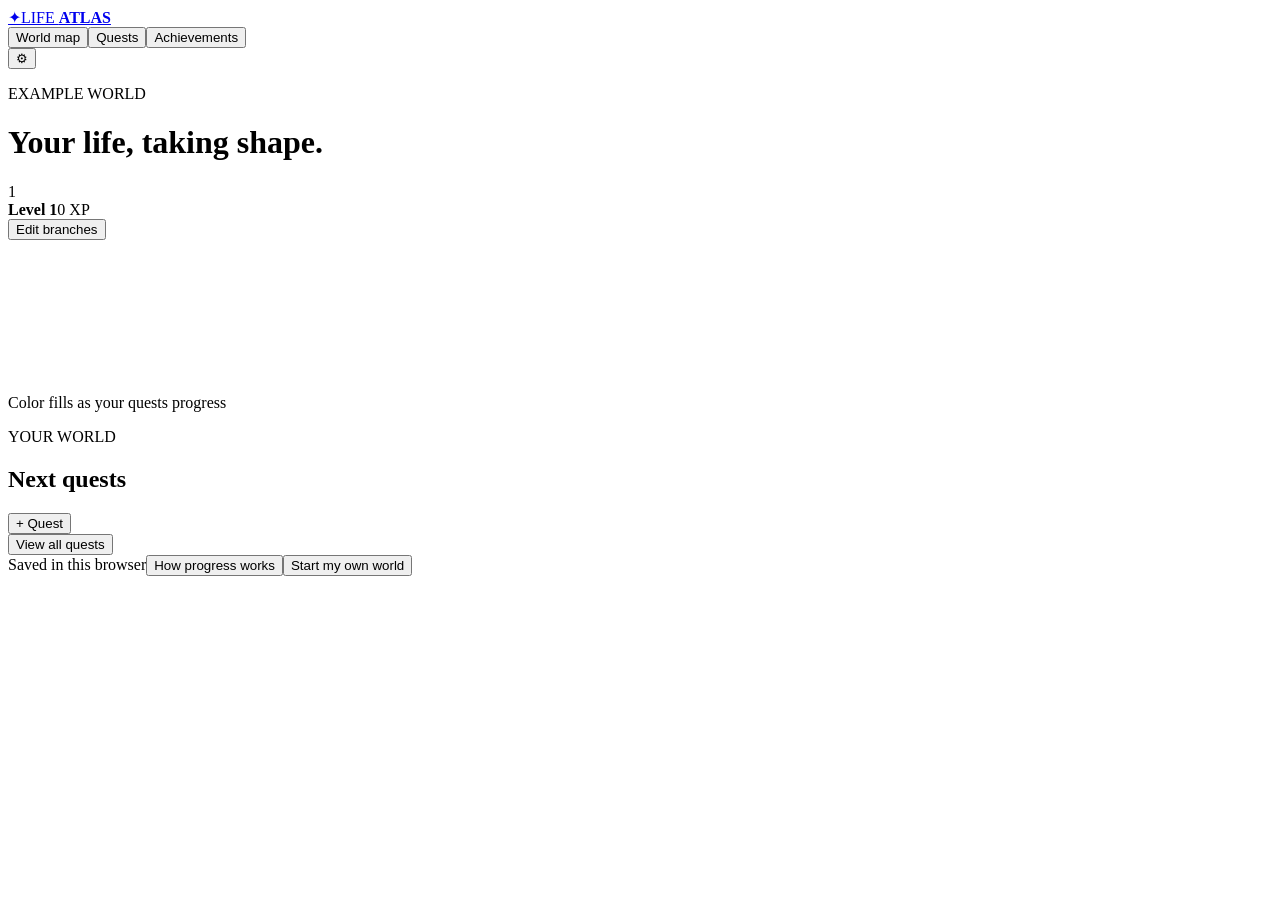
<file: src/shell.html>
<!doctype html>
<html lang="en">
<head>
  <meta charset="utf-8"><meta name="viewport" content="width=device-width,initial-scale=1">
  <meta name="theme-color" content="#080d19"><meta name="description" content="A personal life map with task progress, quests, and achievements.">
  <title>Life Atlas</title>
  <link rel="icon" href="data:image/svg+xml,%3Csvg xmlns='http://www.w3.org/2000/svg' viewBox='0 0 64 64'%3E%3Crect width='64' height='64' rx='16' fill='%23080d19'/%3E%3Ctext x='32' y='47' text-anchor='middle' font-size='48' fill='%23fb7185'%3E%E2%99%A5%3C/text%3E%3C/svg%3E">
  <style>/*__STYLES__*/</style>
</head>
<body>
<div id="life-atlas">
  <header class="app-header">
    <a class="brand" href="#" aria-label="Life Atlas home"><span class="brand-mark">✦</span><span>LIFE <b>ATLAS</b></span></a>
    <nav class="main-nav" aria-label="Main navigation"><button data-view="map" class="active">World map</button><button data-view="quests">Quests <span id="quest-count"></span></button><button data-view="achievements">Achievements</button></nav>
    <button class="icon-button settings-trigger" aria-label="Settings and backups">⚙</button>
  </header>
  <main>
    <div class="world-heading"><div><p class="eyebrow" id="world-mode">EXAMPLE WORLD</p><h1>Your life, taking shape.</h1></div><div class="player-level"><span class="level-seal" id="level-number">1</span><div><div class="level-label"><strong id="level-title">Level 1</strong><span id="xp-label">0 XP</span></div><div class="xp-track"><span id="xp-fill"></span></div><span class="secondary" id="next-level"></span></div></div></div>
    <div id="save-warning" class="notice" role="alert" hidden></div>
    <section id="map-view">
      <div class="workspace">
        <section class="map-panel" aria-label="Interactive life map">
          <div class="map-toolbar"><nav id="breadcrumbs" aria-label="Map location"></nav><button class="subtle-button" id="manage-branches">Edit branches</button></div>
          <div id="world-map"><svg id="connections" aria-hidden="true"></svg><div id="world-nodes"></div><div class="map-caption"><span class="legend-light"></span>Color fills as your quests progress</div></div>
          <div class="vital-strip" id="vitals" aria-label="Life attributes"></div>
        </section>
        <aside class="quest-panel" aria-labelledby="panel-title"><div class="panel-heading"><div><p class="eyebrow" id="panel-path">YOUR WORLD</p><h2 id="panel-title">Next quests</h2></div><button class="primary-button add-quest">+ Quest</button></div><div id="branch-summary"></div><div id="focus-quests"></div><button class="wide-button" id="all-quests">View all quests</button><div id="next-achievement"></div></aside>
      </div>
    </section>
    <section id="quests-view" hidden><div class="section-heading"><div><p class="eyebrow">SMALL STEPS, REAL PROGRESS</p><h2>Quest journal</h2></div><button class="primary-button add-quest">+ New quest</button></div><div class="quest-filters"><label>Area<select id="area-filter"></select></label><label>Status<select id="status-filter"><option value="all">All quests</option><option value="active">In progress</option><option value="done">Completed</option></select></label></div><div id="quest-journal"></div></section>
    <section id="achievements-view" hidden><div class="section-heading"><div><p class="eyebrow">YOUR MILESTONES</p><h2>Achievement collection</h2></div><span id="achievement-count" class="pill"></span></div><div id="achievement-grid"></div><div class="rank-guide"><h3>Your branches evolve</h3><p>Each branch earns a permanent bronze badge after 1 completed quest, silver after 5, and gold after 10. At 100% current progress, its ring turns gold.</p><div><span class="rank bronze">★ Bronze · 1</span><span class="rank silver">★ Silver · 5</span><span class="rank gold">♛ Gold · 10</span></div></div></section>
    <footer><span id="save-state">Saved in this browser</span><button class="subtle-button" id="how-it-works">How progress works</button><button class="subtle-button" id="demo-action">Start my own world</button></footer>
  </main>
  <dialog id="quest-dialog" aria-labelledby="quest-dialog-title"><form id="quest-form"><div class="dialog-heading"><h2 id="quest-dialog-title">A new quest</h2><button type="button" class="close-dialog icon-button" aria-label="Close">×</button></div><input type="hidden" id="quest-id"><label>What do you want to do?<input id="quest-title" required maxlength="160" placeholder="A clear, finishable action"></label><label>Branch<select id="quest-branch"></select></label><div class="form-row"><label>Task size<select id="quest-effort"><option value="1">Small · 20 XP</option><option value="3" selected>Medium · 60 XP</option><option value="5">Large · 100 XP</option></select></label><label>Feeds your…<select id="quest-stat"><option value="heart">♥ Heart · connection & care</option><option value="soul">✦ Soul · meaning & growth</option><option value="smile">☀ Smile · joy & recreation</option><option value="strength">ϟ Strength · energy & fitness</option></select></label></div><label>Due date <span class="secondary">(optional)</span><input type="date" id="quest-due"></label><p class="secondary" id="reward-note">XP is earned as you make progress.</p><div class="dialog-actions"><button type="button" class="danger-button" id="delete-quest" hidden>Delete quest</button><button class="primary-button" type="submit">Save quest</button></div></form></dialog>
  <dialog id="settings-dialog" aria-labelledby="settings-title"><div class="dialog-heading"><h2 id="settings-title">Your world</h2><button class="close-dialog icon-button" aria-label="Close">×</button></div><p>Progress is saved in this browser. Export a backup to keep a copy or move to another device.</p><div class="settings-actions"><button class="primary-button" id="export-data">Export backup</button><button class="wide-button" id="import-data">Import backup</button></div><input type="file" id="backup-file" accept="application/json,.json" hidden><hr><h3>Make it yours</h3><p>Start with the same branches and an empty quest journal.</p><button class="wide-button" id="fresh-world">Start an empty world</button></dialog>
  <dialog id="branches-dialog" aria-labelledby="branches-title"><div class="dialog-heading"><h2 id="branches-title">Shape your map</h2><button class="close-dialog icon-button" aria-label="Close">×</button></div><p class="secondary">Rename an area, change its weight, or add a new branch.</p><div id="branch-editor"></div><hr><form id="branch-form"><label>New branch name<input id="branch-name" required maxlength="60" placeholder="e.g. Volunteering"></label><div class="form-row"><label>Connect to<select id="branch-parent"></select></label><label>Graphic<select id="branch-icon"><option value="spark">✦ Spark</option><option value="work">University</option><option value="recreation">Recreation</option><option value="home">Home</option><option value="social">People</option><option value="hobbies">Creative</option><option value="lab">Lab</option><option value="heart">Heart</option><option value="bike">Cycling</option><option value="book">Learning</option><option value="leaf">Nature</option></select></label></div><button type="submit" class="primary-button">Add branch</button></form></dialog>
  <dialog id="help-dialog" aria-labelledby="help-title"><div class="dialog-heading"><h2 id="help-title">Every step fills your world</h2><button class="close-dialog icon-button" aria-label="Close">×</button></div><div class="help-steps"><p><b>1. Set the progress.</b> Move a quest from 0 to 100%. Its artwork fills with color, and that progress travels up its branches.</p><p><b>2. Give big tasks their weight.</b> Small, medium, and large tasks count as 1, 3, and 5. Branches have equal weight by default; adjust them in Edit branches.</p><p><b>3. Build a balanced Life score.</b> Each active life area contributes equally by default. Empty branches are left out. Tasks attached directly to a parent form one extra group.</p><p><b>4. Earn, and keep, your achievements.</b> XP follows each task’s highest-ever progress. Undoing and redoing the same task gives no extra XP. Badges stay earned even when you add new tasks.</p><p><b>5. Feed your attributes.</b> Each quest contributes to Heart, Soul, Smile, or Strength. These are task-completion meters, not measures of your worth or health.</p></div></dialog>
  <div id="toast" role="status" aria-live="polite"></div><div id="celebration" aria-hidden="true"></div>
</div>
<script>/*__ENGINE__*/</script><script>/*__APP__*/</script>
</body></html>
</file>
